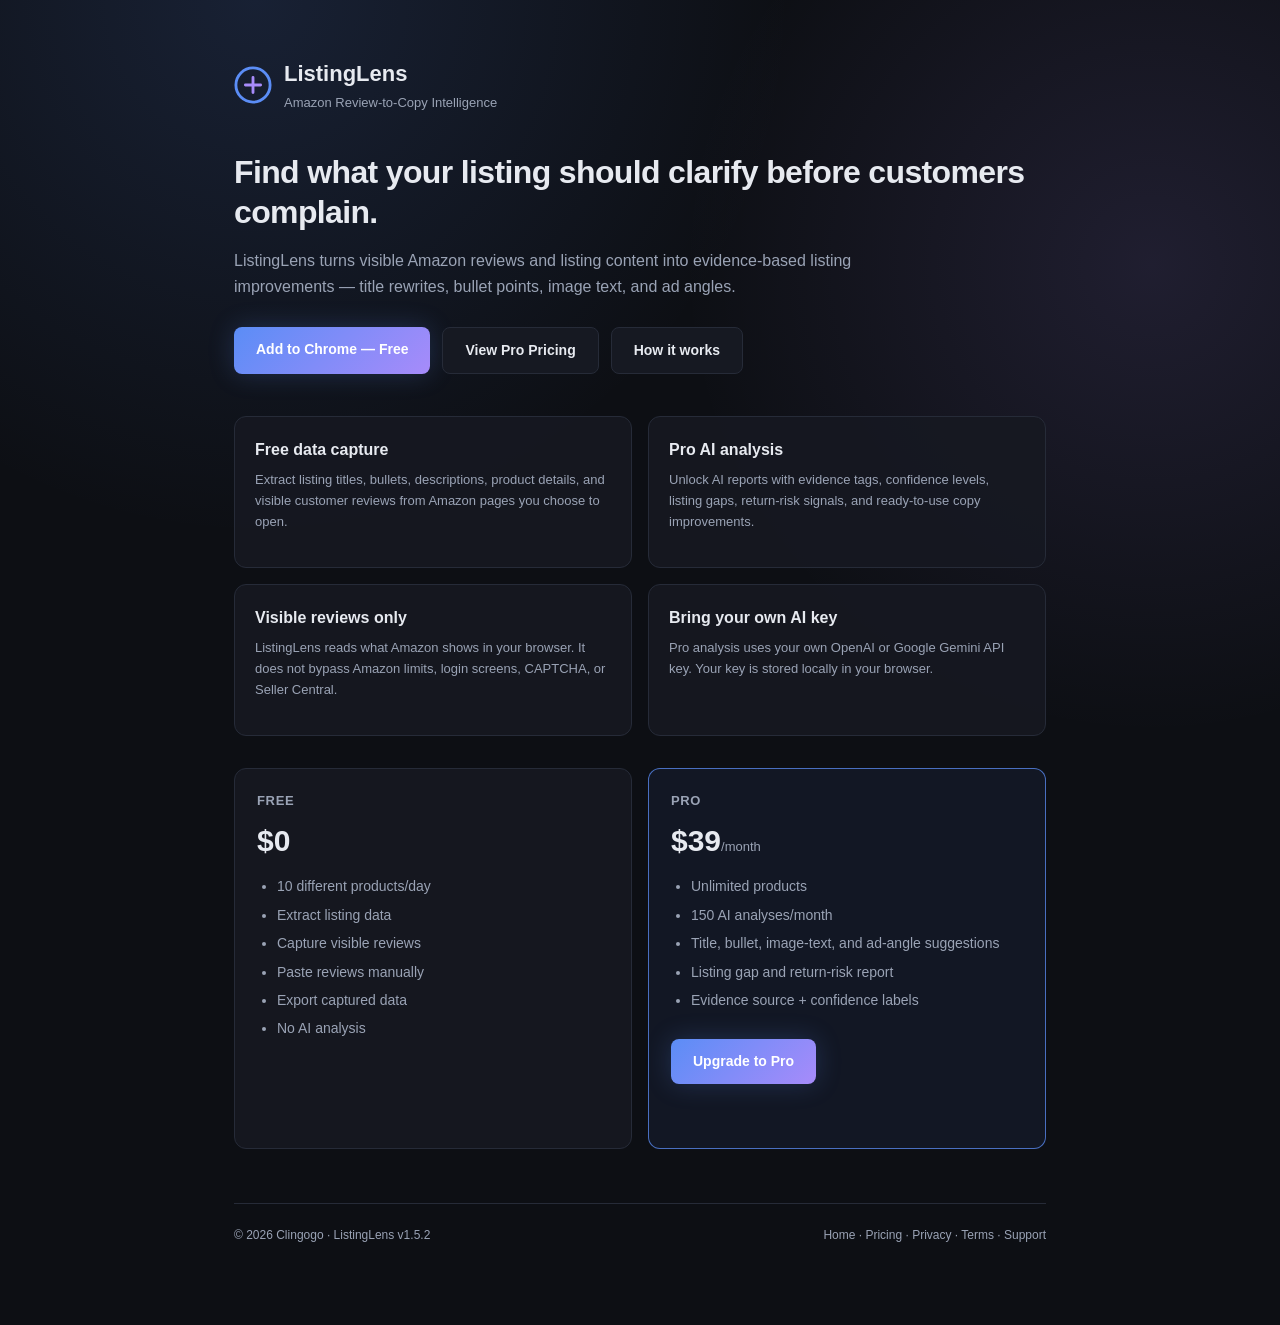
<file: index.html>
<!DOCTYPE html>
<html lang="en">
<head>
<meta charset="UTF-8">
<title>ListingLens — Amazon Review-to-Copy Intelligence</title>
<meta name="viewport" content="width=device-width, initial-scale=1.0">
<meta name="description" content="ListingLens — Amazon Review-to-Copy Intelligence">
<style>
  :root { --bg:#0d0f14; --card:#161922; --border:#262b38; --text:#e7eaf0; --muted:#9aa3b5; --primary:#5b8df6; --secondary:#a78bfa; --success:#34d399; --warning:#f59e0b; }
  * { box-sizing:border-box; }
  body { margin:0; background:radial-gradient(circle at 20% 0%, rgba(91,141,246,.14), transparent 32%), radial-gradient(circle at 90% 20%, rgba(167,139,250,.12), transparent 30%), var(--bg); color:var(--text); font-family:-apple-system,BlinkMacSystemFont,"Segoe UI",Roboto,sans-serif; line-height:1.6; }
  .wrap { max-width:860px; margin:0 auto; padding:56px 24px 80px; }
  header { display:flex; align-items:center; gap:12px; margin-bottom:38px; }
  .logo { width:38px; height:38px; flex:0 0 auto; }
  h1 { font-size:22px; margin:0; }
  .tagline { color:var(--muted); font-size:13px; margin:2px 0 0; }
  h2 { font-size:32px; line-height:1.25; margin:0 0 16px; letter-spacing:-.02em; }
  h3 { font-size:16px; margin:0 0 8px; }
  p { color:var(--muted); font-size:15px; margin:0 0 14px; }
  .hero p { max-width:620px; font-size:16px; }
  .cta-row { display:flex; gap:12px; margin:28px 0 42px; flex-wrap:wrap; }
  .btn { display:inline-block; padding:11px 22px; border-radius:8px; font-size:14px; font-weight:700; text-decoration:none; cursor:pointer; border:0; }
  .btn-primary { background:linear-gradient(135deg,var(--primary),var(--secondary)); color:#fff; box-shadow:0 0 26px rgba(91,141,246,.22); }
  .btn-secondary { background:var(--card); color:var(--text); border:1px solid var(--border); }
  .grid { display:grid; grid-template-columns:1fr 1fr; gap:16px; margin:32px 0; }
  @media (max-width:680px){ .grid{grid-template-columns:1fr;} h2{font-size:28px;} .wrap{padding-top:40px;} }
  .card { background:rgba(22,25,34,.88); border:1px solid var(--border); border-radius:12px; padding:20px; }
  .card h3 { color:var(--text); }
  .card p, .card li { color:var(--muted); font-size:13px; }
  ul, ol { margin:10px 0 0; padding-left:20px; }
  li { margin:6px 0; color:var(--muted); font-size:14px; }
  .plans { display:grid; grid-template-columns:1fr 1fr; gap:16px; margin:28px 0; }
  @media (max-width:680px){ .plans{grid-template-columns:1fr;} }
  .plan { border:1px solid var(--border); border-radius:12px; padding:22px; background:rgba(22,25,34,.88); }
  .plan.pro { border-color:rgba(91,141,246,.75); background:rgba(91,141,246,.07); }
  .plan-name { font-size:13px; font-weight:800; color:var(--muted); text-transform:uppercase; letter-spacing:.05em; }
  .plan-price { font-size:30px; font-weight:800; margin:6px 0 10px; }
  .plan-price span { font-size:13px; color:var(--muted); font-weight:500; }
  .notice { background:rgba(91,141,246,.09); border:1px solid rgba(91,141,246,.28); color:var(--muted); padding:14px 16px; border-radius:10px; margin:18px 0; font-size:13px; }
  code { background:rgba(91,141,246,.14); color:#bcd0ff; padding:2px 6px; border-radius:5px; font-size:12px; }
  footer { margin-top:54px; padding-top:22px; border-top:1px solid var(--border); display:flex; justify-content:space-between; flex-wrap:wrap; gap:12px; font-size:12px; color:var(--muted); }
  footer a, .text-link { color:var(--muted); text-decoration:none; }
  footer a:hover, .text-link:hover { color:var(--text); }

</style>
</head>
<body>
<div class="wrap">
  <header>
    <svg class="logo" viewBox="0 0 20 20" fill="none" aria-hidden="true"><circle cx="10" cy="10" r="9" stroke="#5b8df6" stroke-width="1.5"/><path d="M6 10h8M10 6v8" stroke="#a78bfa" stroke-width="1.5" stroke-linecap="round"/></svg>
    <div>
      <h1>ListingLens</h1>
      <p class="tagline">Amazon Review-to-Copy Intelligence</p>
    </div>
  </header>

  <main class="hero">
    <h2>Find what your listing should clarify before customers complain.</h2>
    <p>ListingLens turns visible Amazon reviews and listing content into evidence-based listing improvements — title rewrites, bullet points, image text, and ad angles.</p>
    <div class="cta-row">
      <a class="btn btn-primary" href="https://chromewebstore.google.com/detail/listinglens/dlianhmjeflhoeahmfibdkhbnhjghdfj?utm_source=item-share-cb" target="_blank" rel="noopener">Add to Chrome — Free</a>
      <a class="btn btn-secondary" href="pricing.html">View Pro Pricing</a>
      <a class="btn btn-secondary" href="support.html">How it works</a>
    </div>
  </main>

  <section class="grid">
    <div class="card"><h3>Free data capture</h3><p>Extract listing titles, bullets, descriptions, product details, and visible customer reviews from Amazon pages you choose to open.</p></div>
    <div class="card"><h3>Pro AI analysis</h3><p>Unlock AI reports with evidence tags, confidence levels, listing gaps, return-risk signals, and ready-to-use copy improvements.</p></div>
    <div class="card"><h3>Visible reviews only</h3><p>ListingLens reads what Amazon shows in your browser. It does not bypass Amazon limits, login screens, CAPTCHA, or Seller Central.</p></div>
    <div class="card"><h3>Bring your own AI key</h3><p>Pro analysis uses your own OpenAI or Google Gemini API key. Your key is stored locally in your browser.</p></div>
  </section>

  <section class="plans" id="pricing">
    <div class="plan">
      <div class="plan-name">Free</div><div class="plan-price">$0</div>
      <ul><li>10 different products/day</li><li>Extract listing data</li><li>Capture visible reviews</li><li>Paste reviews manually</li><li>Export captured data</li><li>No AI analysis</li></ul>
    </div>
    <div class="plan pro">
      <div class="plan-name">Pro</div><div class="plan-price">$39<span>/month</span></div>
      <ul><li>Unlimited products</li><li>150 AI analyses/month</li><li>Title, bullet, image-text, and ad-angle suggestions</li><li>Listing gap and return-risk report</li><li>Evidence source + confidence labels</li></ul>
      <div class="cta-row"><a class="btn btn-primary" href="pricing.html">Upgrade to Pro</a></div>
    </div>
  </section>

  <footer>
    <span>© 2026 Clingogo · ListingLens v1.5.2</span>
    <span><a href="index.html">Home</a> · <a href="pricing.html">Pricing</a> · <a href="privacy.html">Privacy</a> · <a href="terms.html">Terms</a> · <a href="support.html">Support</a></span>
  </footer>
</div>
</body>
</html>
</file>
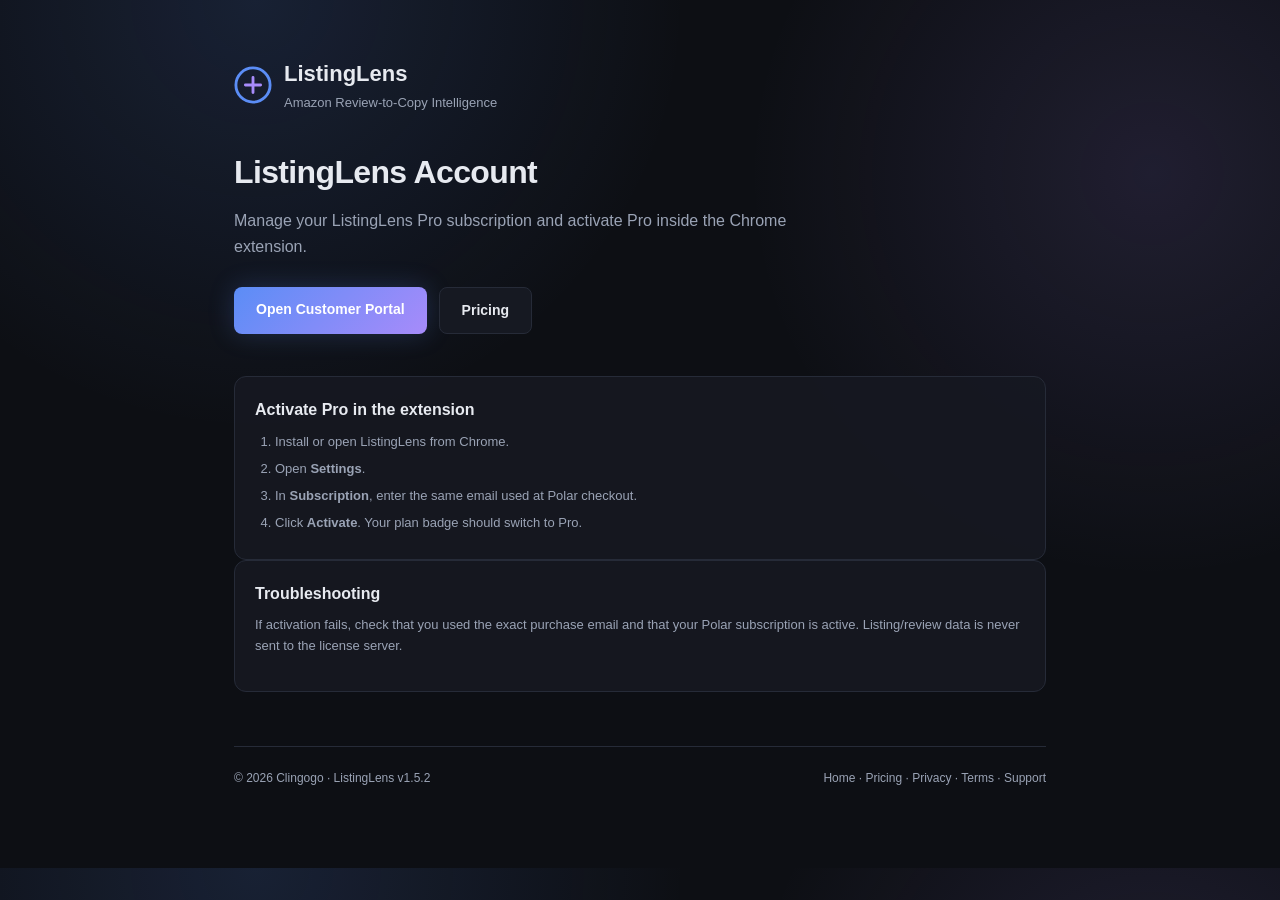
<file: account.html>
<!DOCTYPE html>
<html lang="en">
<head>
<meta charset="UTF-8">
<title>ListingLens — Account</title>
<meta name="viewport" content="width=device-width, initial-scale=1.0">
<meta name="description" content="ListingLens — Amazon Review-to-Copy Intelligence">
<style>
  :root { --bg:#0d0f14; --card:#161922; --border:#262b38; --text:#e7eaf0; --muted:#9aa3b5; --primary:#5b8df6; --secondary:#a78bfa; --success:#34d399; --warning:#f59e0b; }
  * { box-sizing:border-box; }
  body { margin:0; background:radial-gradient(circle at 20% 0%, rgba(91,141,246,.14), transparent 32%), radial-gradient(circle at 90% 20%, rgba(167,139,250,.12), transparent 30%), var(--bg); color:var(--text); font-family:-apple-system,BlinkMacSystemFont,"Segoe UI",Roboto,sans-serif; line-height:1.6; }
  .wrap { max-width:860px; margin:0 auto; padding:56px 24px 80px; }
  header { display:flex; align-items:center; gap:12px; margin-bottom:38px; }
  .logo { width:38px; height:38px; flex:0 0 auto; }
  h1 { font-size:22px; margin:0; }
  .tagline { color:var(--muted); font-size:13px; margin:2px 0 0; }
  h2 { font-size:32px; line-height:1.25; margin:0 0 16px; letter-spacing:-.02em; }
  h3 { font-size:16px; margin:0 0 8px; }
  p { color:var(--muted); font-size:15px; margin:0 0 14px; }
  .hero p { max-width:620px; font-size:16px; }
  .cta-row { display:flex; gap:12px; margin:28px 0 42px; flex-wrap:wrap; }
  .btn { display:inline-block; padding:11px 22px; border-radius:8px; font-size:14px; font-weight:700; text-decoration:none; cursor:pointer; border:0; }
  .btn-primary { background:linear-gradient(135deg,var(--primary),var(--secondary)); color:#fff; box-shadow:0 0 26px rgba(91,141,246,.22); }
  .btn-secondary { background:var(--card); color:var(--text); border:1px solid var(--border); }
  .grid { display:grid; grid-template-columns:1fr 1fr; gap:16px; margin:32px 0; }
  @media (max-width:680px){ .grid{grid-template-columns:1fr;} h2{font-size:28px;} .wrap{padding-top:40px;} }
  .card { background:rgba(22,25,34,.88); border:1px solid var(--border); border-radius:12px; padding:20px; }
  .card h3 { color:var(--text); }
  .card p, .card li { color:var(--muted); font-size:13px; }
  ul, ol { margin:10px 0 0; padding-left:20px; }
  li { margin:6px 0; color:var(--muted); font-size:14px; }
  .plans { display:grid; grid-template-columns:1fr 1fr; gap:16px; margin:28px 0; }
  @media (max-width:680px){ .plans{grid-template-columns:1fr;} }
  .plan { border:1px solid var(--border); border-radius:12px; padding:22px; background:rgba(22,25,34,.88); }
  .plan.pro { border-color:rgba(91,141,246,.75); background:rgba(91,141,246,.07); }
  .plan-name { font-size:13px; font-weight:800; color:var(--muted); text-transform:uppercase; letter-spacing:.05em; }
  .plan-price { font-size:30px; font-weight:800; margin:6px 0 10px; }
  .plan-price span { font-size:13px; color:var(--muted); font-weight:500; }
  .notice { background:rgba(91,141,246,.09); border:1px solid rgba(91,141,246,.28); color:var(--muted); padding:14px 16px; border-radius:10px; margin:18px 0; font-size:13px; }
  code { background:rgba(91,141,246,.14); color:#bcd0ff; padding:2px 6px; border-radius:5px; font-size:12px; }
  footer { margin-top:54px; padding-top:22px; border-top:1px solid var(--border); display:flex; justify-content:space-between; flex-wrap:wrap; gap:12px; font-size:12px; color:var(--muted); }
  footer a, .text-link { color:var(--muted); text-decoration:none; }
  footer a:hover, .text-link:hover { color:var(--text); }

</style>
</head>
<body>
<div class="wrap">
  <header>
    <svg class="logo" viewBox="0 0 20 20" fill="none" aria-hidden="true"><circle cx="10" cy="10" r="9" stroke="#5b8df6" stroke-width="1.5"/><path d="M6 10h8M10 6v8" stroke="#a78bfa" stroke-width="1.5" stroke-linecap="round"/></svg>
    <div>
      <h1>ListingLens</h1>
      <p class="tagline">Amazon Review-to-Copy Intelligence</p>
    </div>
  </header>

  <main class="hero">
    <h2>ListingLens Account</h2>
    <p>Manage your ListingLens Pro subscription and activate Pro inside the Chrome extension.</p>
    <div class="cta-row"><a class="btn btn-primary" href="https://polar.sh/clingogo/portal" target="_blank" rel="noopener">Open Customer Portal</a><a class="btn btn-secondary" href="pricing.html">Pricing</a></div>
  </main>
  <section class="card">
    <h3>Activate Pro in the extension</h3>
    <ol><li>Install or open ListingLens from Chrome.</li><li>Open <strong>Settings</strong>.</li><li>In <strong>Subscription</strong>, enter the same email used at Polar checkout.</li><li>Click <strong>Activate</strong>. Your plan badge should switch to Pro.</li></ol>
  </section>
  <section class="card">
    <h3>Troubleshooting</h3>
    <p>If activation fails, check that you used the exact purchase email and that your Polar subscription is active. Listing/review data is never sent to the license server.</p>
  </section>

  <footer>
    <span>© 2026 Clingogo · ListingLens v1.5.2</span>
    <span><a href="index.html">Home</a> · <a href="pricing.html">Pricing</a> · <a href="privacy.html">Privacy</a> · <a href="terms.html">Terms</a> · <a href="support.html">Support</a></span>
  </footer>
</div>
</body>
</html>
</file>
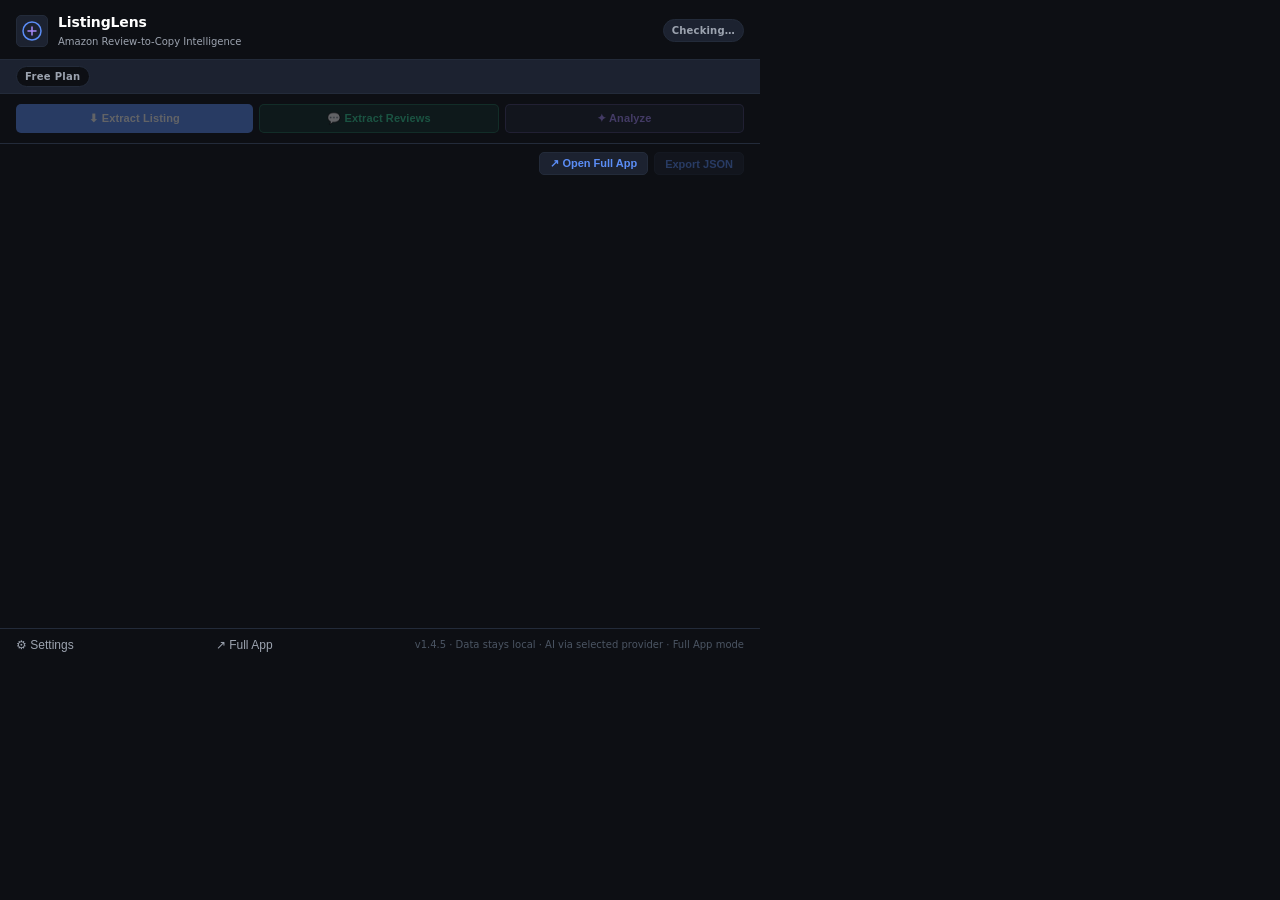
<file: app.html>
<!DOCTYPE html>
<html lang="en">
<head>
  <meta charset="UTF-8"/>
  <meta name="viewport" content="width=device-width,initial-scale=1.0"/>
  <title>ListingLens Full App</title>
  <link rel="stylesheet" href="popup.css"/>
</head>
<body class="full-app">

  <header class="header">
    <div class="header-brand">
      <div class="logo-icon">
        <svg width="20" height="20" viewBox="0 0 20 20" fill="none">
          <circle cx="10" cy="10" r="9" stroke="#5b8df6" stroke-width="1.5"/>
          <path d="M6 10h8M10 6v8" stroke="#a78bfa" stroke-width="1.5" stroke-linecap="round"/>
        </svg>
      </div>
      <div>
        <div class="brand-name">ListingLens</div>
        <div class="brand-sub">Amazon Review-to-Copy Intelligence</div>
      </div>
    </div>
    <div id="page-status" class="status-badge status-neutral">Checking…</div>
  </header>

  <!-- Plan badge -->
  <div id="plan-bar" class="plan-bar">
    <span id="plan-badge" class="plan-badge plan-free">Free Plan</span>
    <span id="plan-usage" class="plan-usage"></span>
    <button id="btn-upgrade" class="plan-upgrade-btn hidden">Upgrade to Pro</button>
  </div>

  <!-- Upgrade banner (shown when a limit is hit) -->
  <div id="upgrade-banner" class="upgrade-banner hidden">
    <div class="upgrade-banner-text">
      <strong>ListingLens Pro — $39/month</strong>
      <span>Unlimited products + 150 AI reports/month with your own OpenAI/Gemini key.</span>
    </div>
    <button id="btn-upgrade-banner" class="btn btn-primary upgrade-banner-btn">Upgrade</button>
  </div>

  <!-- Primary actions -->
  <div class="action-bar">
    <button id="btn-extract"        class="btn btn-primary"   disabled>⬇ Extract Listing</button>
    <button id="btn-extract-reviews" class="btn btn-reviews"  disabled>💬 Extract Reviews</button>
    <button id="btn-analyze"        class="btn btn-secondary" disabled>✦ Analyze</button>
  </div>

  <div id="error-banner" class="error-banner hidden"></div>
  <div id="info-banner"  class="info-banner  hidden"></div>

  <div id="cache-notice" class="cache-notice hidden">
    <span id="cache-msg"></span>
    <div class="cache-buttons">
      <button id="btn-load-cache"   class="btn-xs btn-xs-primary">Load</button>
      <button id="btn-ignore-cache" class="btn-xs btn-xs-ghost">Ignore</button>
    </div>
  </div>

  <div id="tabs" class="tabs hidden">
    <button class="tab active" data-tab="listing">Listing</button>
    <button class="tab"        data-tab="reviews">Reviews</button>
    <button class="tab"        data-tab="report">AI Report</button>
  </div>

  <!-- ── Tab: Listing ── -->
  <div id="tab-listing" class="tab-panel">
    <div class="panel-actions">
      <button id="btn-open-review-page" class="btn-small hidden">↗ Open Review Page</button>
      <button id="btn-open-full-app" class="btn-small">↗ Open Full App</button>
      <button id="btn-export-json"      class="btn-small" disabled>Export JSON</button>
    </div>
    <div id="listing-content" class="listing-grid"></div>
  </div>

  <!-- ── Tab: Reviews ── -->
  <div id="tab-reviews" class="tab-panel hidden">

    <div class="manual-guide">
      <strong>Manual Assisted Review Collection</strong>
      <ol>
        <li>Open the Amazon review page.</li>
        <li>Manually click <strong>“Show 10 more reviews”</strong> until enough reviews are visible.</li>
        <li>Click <strong>Capture Visible Reviews</strong> to save all reviews currently visible.</li>
        <li>Repeat anytime to add more visible reviews.</li>
      </ol>
      <div class="guide-note">ListingLens only reads reviews Amazon shows in your browser. It does not bypass Amazon limits.</div>
    </div>

    <!-- Data quality indicator -->
    <div id="data-quality-bar" class="dq-bar hidden">
      <div class="dq-row">
        <span class="dq-item"><span class="dq-dot" id="dq-listing-dot">○</span> Listing: <span id="dq-listing">—</span></span>
        <span class="dq-item"><span class="dq-dot" id="dq-reviews-dot">○</span> Visible: <span id="dq-reviews">0</span></span>
        <span class="dq-item"><span class="dq-dot" id="dq-paste-dot">○</span> Pasted: <span id="dq-paste">0</span></span>
        <span class="dq-item"><span id="dq-strength-badge" class="dq-strength">No data</span></span>
      </div>
      <div id="dq-limited-notice" class="dq-limited hidden">
        ℹ Amazon is showing a limited review selection. ListingLens can still analyze visible reviews.
      </div>
    </div>

    <div class="panel-actions">
      <button id="btn-export-csv"   class="btn-small" disabled>Export CSV</button>
      <button id="btn-clear-reviews" class="btn-small btn-small-danger" disabled>Clear</button>
    </div>

    <div id="review-summary" class="review-summary hidden"></div>
    <div id="review-list"    class="review-list"></div>

    <!-- Manual Paste Reviews -->
    <details id="paste-section" class="paste-section">
      <summary class="paste-summary">✏ Paste Reviews Manually</summary>
      <div class="paste-body">
        <div class="paste-hint">Paste review text from Amazon or any source. One review per block. Extract a listing first so pasted reviews attach to the correct ASIN.</div>
        <textarea id="paste-input" class="paste-textarea" placeholder="Paste review text here…&#10;&#10;Example:&#10;★★★★★ Great product!&#10;Love how easy it is to apply. Sticks well on car windows.&#10;&#10;★★★☆☆ A bit small&#10;Looks nice but smaller than the photo suggests."></textarea>
        <button id="btn-add-pasted" class="btn btn-primary btn-add-pasted">Add Pasted Reviews</button>
      </div>
    </details>

    <!-- Advanced / Experimental (collapsed) -->
    <details id="advanced-section" class="advanced-section">
      <summary class="advanced-summary">⚙ Advanced — Auto Collect (Experimental)</summary>
      <div class="advanced-body">
        <div class="advanced-warning">
          ⚠ Auto Collect is best-effort. Amazon may limit review access, require sign-in, show CAPTCHA, or show only a limited selection. Use a separate buyer-only browser profile. Do not use your Seller Central profile.
        </div>
        <label class="adv-checkbox-label">
          <input type="checkbox" id="adv-understand"/>
          I understand this is best-effort and may not collect all reviews.
        </label>
        <div id="adv-controls" class="adv-controls disabled-overlay">
          <div class="adv-row">
            <label class="col-label">Delay</label>
            <select id="adv-delay" class="col-select">
              <option value="7" selected>7 sec</option>
              <option value="10">10 sec</option>
              <option value="15">15 sec</option>
            </select>
            <label class="col-label">Max clicks</label>
            <input id="adv-max-clicks" type="number" class="col-input" value="5" min="1" max="30"/>
          </div>
          <button id="btn-start-collect" class="btn btn-collect" disabled>▶ Start Auto Collect</button>
          <button id="btn-stop-collect"  class="btn btn-stop hidden">■ Stop</button>
          <div id="adv-status" class="adv-status hidden"></div>
        </div>
      </div>
    </details>
  </div>

  <!-- ── Tab: AI Report ── -->
  <div id="tab-report" class="tab-panel hidden">
    <div class="panel-actions">
      <button id="btn-copy-report" class="btn-small" disabled>Copy Report</button>
      <button id="btn-export-md"   class="btn-small" disabled>Export MD</button>
    </div>
    <!-- Category selector -->
    <div class="category-row">
      <label class="cat-label">Product category:</label>
      <select id="category-select" class="cat-select">
        <option value="auto">Auto-detect</option>
        <option value="custom_pod">Custom / POD / Gift</option>
        <option value="beauty">Beauty / Personal Care</option>
        <option value="supplement">Supplement / Health</option>
        <option value="electronics">Electronics / Accessories</option>
        <option value="home_kitchen">Home / Kitchen</option>
        <option value="pet">Pet</option>
        <option value="baby">Baby / Kids</option>
        <option value="apparel">Apparel / Fashion</option>
        <option value="tools">Tools / Outdoor</option>
        <option value="generic">Generic Product</option>
      </select>
    </div>
    <div id="report-content" class="report-body"></div>
  </div>

  <div id="loading" class="loading hidden">
    <div class="spinner"></div>
    <div id="loading-msg" class="loading-text">Working…</div>
  </div>

  <footer class="footer">
    <button id="btn-settings" class="btn-link">⚙ Settings</button>
    <button id="btn-open-full-app-footer" class="btn-link">↗ Full App</button>
    <span class="footer-note">v1.4.5 · Data stays local · AI via selected provider</span>
  </footer>

  <script src="subscription.js"></script>
  <script src="popup.js"></script>
</body>
</html>
</file>
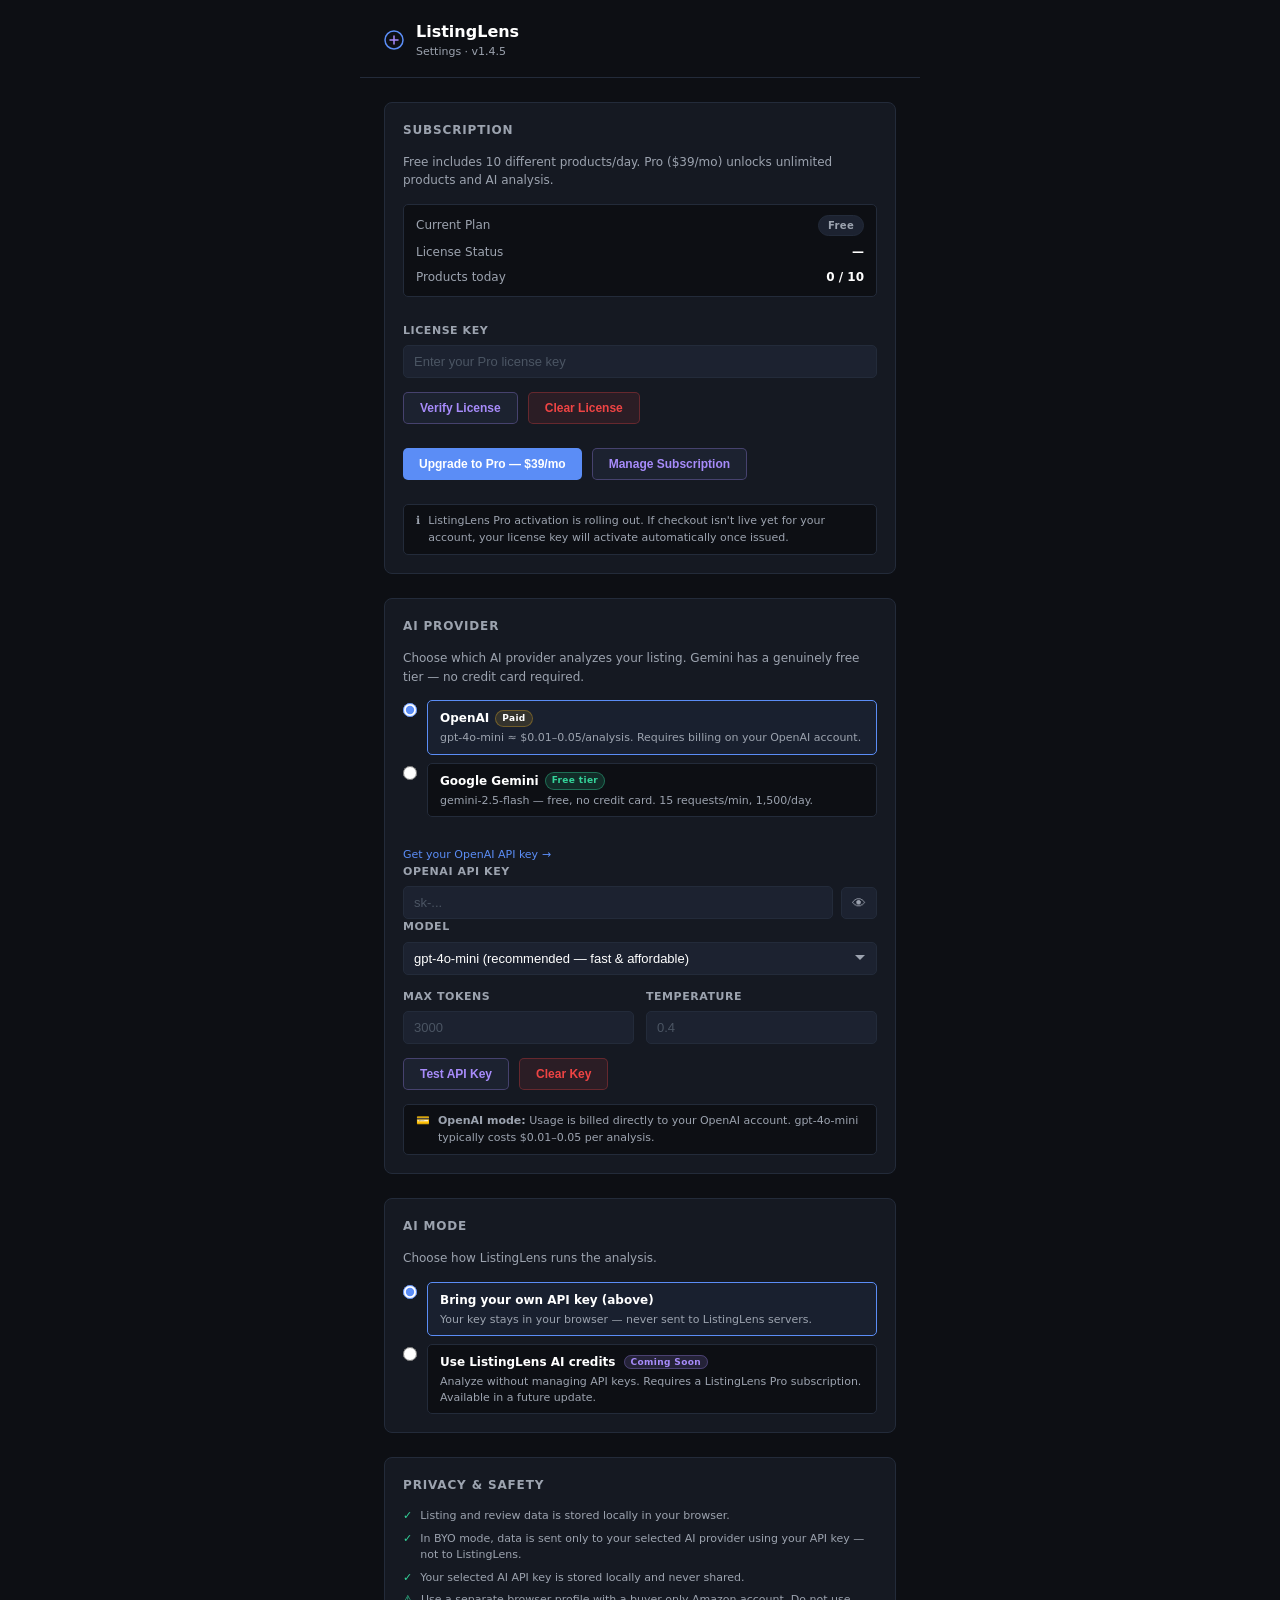
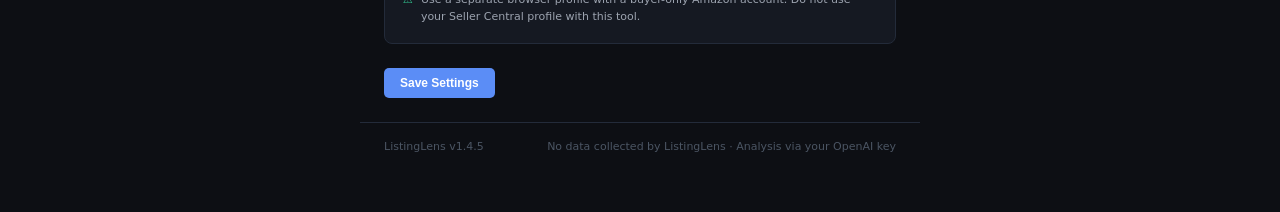
<file: options.html>
<!DOCTYPE html>
<html lang="en">
<head>
  <meta charset="UTF-8"/>
  <meta name="viewport" content="width=device-width,initial-scale=1.0"/>
  <title>ListingLens — Settings</title>
  <link rel="stylesheet" href="options.css"/>
</head>
<body>
<div class="page">

  <header class="header">
    <div class="header-brand">
      <svg width="20" height="20" viewBox="0 0 20 20" fill="none">
        <circle cx="10" cy="10" r="9" stroke="#5b8df6" stroke-width="1.5"/>
        <path d="M6 10h8M10 6v8" stroke="#a78bfa" stroke-width="1.5" stroke-linecap="round"/>
      </svg>
      <div><div class="brand-name">ListingLens</div><div class="brand-sub">Settings · v1.4.5</div></div>
    </div>
  </header>

  <main class="main">

    <!-- ── Subscription ── -->
    <section class="section" id="section-subscription">
      <div class="section-title">Subscription</div>
      <div class="section-desc">Free includes 10 different products/day. Pro ($39/mo) unlocks unlimited products and AI analysis.</div>

      <div class="sub-status-card">
        <div class="sub-status-row">
          <span class="sub-label">Current Plan</span>
          <span id="sub-plan" class="sub-plan-badge sub-plan-free">Free</span>
        </div>
        <div class="sub-status-row">
          <span class="sub-label">License Status</span>
          <span id="sub-license-status" class="sub-value">—</span>
        </div>
        <div class="sub-status-row" id="sub-asin-row">
          <span class="sub-label">Products today</span>
          <span id="sub-asin-usage" class="sub-value">0 / 10</span>
        </div>
        <div class="sub-status-row hidden" id="sub-reports-row">
          <span class="sub-label">AI reports this month</span>
          <span id="sub-reports-usage" class="sub-value">0 / 150</span>
        </div>
      </div>

      <div class="field">
        <label class="label" for="licenseKey">License Key</label>
        <div class="input-row">
          <input type="text" id="licenseKey" class="input" placeholder="Enter your Pro license key" autocomplete="off" spellcheck="false"/>
        </div>
      </div>
      <div class="btn-row">
        <button id="btn-verify-license" class="btn btn-secondary">Verify License</button>
        <button id="btn-clear-license" class="btn btn-danger">Clear License</button>
      </div>
      <div id="license-result" class="feedback hidden"></div>

      <div class="btn-row" style="margin-top:10px;">
        <button id="btn-upgrade-pro" class="btn btn-primary">Upgrade to Pro — $39/mo</button>
        <button id="btn-manage-sub" class="btn btn-secondary">Manage Subscription</button>
      </div>

      <div class="usage-note" style="margin-top:10px;">
        <span class="usage-icon">ℹ</span>
        <span>ListingLens Pro activation is rolling out. If checkout isn't live yet for your account, your license key will activate automatically once issued.</span>
      </div>
    </section>

    <!-- ── BYO API Key ── -->
    <section class="section" id="section-byo">
      <div class="section-title">AI Provider</div>
      <div class="section-desc">Choose which AI provider analyzes your listing. Gemini has a genuinely free tier — no credit card required.</div>

      <div class="provider-options">
        <label class="provider-option">
          <input type="radio" name="provider" id="provider-openai" value="openai" checked/>
          <div class="provider-card">
            <div class="provider-name">OpenAI <span class="provider-tag tag-paid">Paid</span></div>
            <div class="provider-desc">gpt-4o-mini ≈ $0.01–0.05/analysis. Requires billing on your OpenAI account.</div>
          </div>
        </label>
        <label class="provider-option">
          <input type="radio" name="provider" id="provider-gemini" value="gemini"/>
          <div class="provider-card">
            <div class="provider-name">Google Gemini <span class="provider-tag tag-free">Free tier</span></div>
            <div class="provider-desc">gemini-2.5-flash — free, no credit card. 15 requests/min, 1,500/day.</div>
          </div>
        </label>
      </div>

      <!-- OpenAI fields -->
      <div id="openai-fields">
        <div class="section-desc" style="margin-top:10px;">
          <a href="https://platform.openai.com/api-keys" target="_blank" class="link">Get your OpenAI API key →</a>
        </div>
        <div class="field">
          <label class="label" for="apiKey">OpenAI API Key</label>
          <div class="input-row">
            <input type="password" id="apiKey" class="input" placeholder="sk-..." autocomplete="off" spellcheck="false"/>
            <button id="btn-toggle-key" class="btn-icon-only" title="Show/hide">👁</button>
          </div>
          <div id="key-display" class="key-display hidden"></div>
        </div>
        <div class="field">
          <label class="label" for="model">Model</label>
          <select id="model" class="input select">
            <option value="gpt-4o-mini">gpt-4o-mini (recommended — fast &amp; affordable)</option>
            <option value="gpt-4o">gpt-4o (higher quality, higher cost)</option>
            <option value="gpt-4-turbo">gpt-4-turbo</option>
            <option value="gpt-3.5-turbo">gpt-3.5-turbo (lowest cost)</option>
          </select>
        </div>
      </div>

      <!-- Gemini fields -->
      <div id="gemini-fields" class="hidden">
        <div class="section-desc" style="margin-top:10px;">
          <a href="https://aistudio.google.com/apikey" target="_blank" class="link">Get your free Gemini API key →</a>
        </div>
        <div class="field">
          <label class="label" for="geminiApiKey">Gemini API Key</label>
          <div class="input-row">
            <input type="password" id="geminiApiKey" class="input" placeholder="AIza..." autocomplete="off" spellcheck="false"/>
            <button id="btn-toggle-gemini-key" class="btn-icon-only" title="Show/hide">👁</button>
          </div>
          <div id="gemini-key-display" class="key-display hidden"></div>
        </div>
        <div class="field">
          <label class="label" for="geminiModel">Model</label>
          <select id="geminiModel" class="input select">
            <option value="gemini-2.5-flash">gemini-2.5-flash (recommended — fast, free tier)</option>
            <option value="gemini-2.5-flash-lite">gemini-2.5-flash-lite (highest free rate limit)</option>
            <option value="gemini-2.5-pro">gemini-2.5-pro (higher quality, lower free quota)</option>
          </select>
        </div>
      </div>

      <div class="field-row">
        <div class="field">
          <label class="label" for="maxTokens">Max Tokens</label>
          <input type="number" id="maxTokens" class="input" min="1000" max="4096" placeholder="3000"/>
        </div>
        <div class="field">
          <label class="label" for="temperature">Temperature</label>
          <input type="number" id="temperature" class="input" min="0" max="1" step="0.05" placeholder="0.4"/>
        </div>
      </div>
      <div class="btn-row">
        <button id="btn-test" class="btn btn-secondary">Test API Key</button>
        <button id="btn-clear-key" class="btn btn-danger">Clear Key</button>
      </div>
      <div id="test-result" class="feedback hidden"></div>

      <div class="usage-note">
        <span class="usage-icon">💳</span>
        <span id="usage-note-text"><strong>OpenAI mode:</strong> Usage is billed directly to your OpenAI account. gpt-4o-mini typically costs $0.01–0.05 per analysis.</span>
      </div>
    </section>

    <!-- ── AI Mode (BYO vs Cloud) ── -->
    <section class="section">
      <div class="section-title">AI Mode</div>
      <div class="section-desc">Choose how ListingLens runs the analysis.</div>

      <div class="ai-mode-options">
        <label class="ai-mode-option">
          <input type="radio" name="aiMode" id="mode-byo" value="byo" checked/>
          <div class="ai-mode-card">
            <div class="ai-mode-name">Bring your own API key (above)</div>
            <div class="ai-mode-desc">Your key stays in your browser — never sent to ListingLens servers.</div>
          </div>
        </label>
        <label class="ai-mode-option">
          <input type="radio" name="aiMode" id="mode-cloud" value="cloud"/>
          <div class="ai-mode-card">
            <div class="ai-mode-name">Use ListingLens AI credits <span class="coming-soon">Coming Soon</span></div>
            <div class="ai-mode-desc">Analyze without managing API keys. Requires a ListingLens Pro subscription. Available in a future update.</div>
          </div>
        </label>
      </div>
    </section>

    <!-- ── Cloud AI (placeholder) ── -->
    <section class="section hidden" id="section-cloud">
      <div class="section-title">ListingLens Cloud AI <span class="coming-soon">Coming Soon</span></div>
      <div class="section-desc">
        Analyze without managing API keys. Connect with a ListingLens Pro subscription and your analysis quota is included.
      </div>
      <div class="cloud-placeholder">
        <div class="cloud-placeholder-icon">🚀</div>
        <div>ListingLens Cloud AI is in development. <br/>For now, use your own OpenAI API key.</div>
      </div>
    </section>

    <!-- ── Privacy ── -->
    <section class="section">
      <div class="section-title">Privacy & Safety</div>
      <div class="privacy-list">
        <div class="privacy-item"><span class="pi-icon">✓</span><span>Listing and review data is stored locally in your browser.</span></div>
        <div class="privacy-item"><span class="pi-icon">✓</span><span>In BYO mode, data is sent only to your selected AI provider using your API key — not to ListingLens.</span></div>
        <div class="privacy-item"><span class="pi-icon">✓</span><span>Your selected AI API key is stored locally and never shared.</span></div>
        <div class="privacy-item"><span class="pi-icon">⚠</span><span>Use a separate browser profile with a buyer-only Amazon account. Do not use your Seller Central profile with this tool.</span></div>
      </div>
    </section>

    <!-- Save -->
    <div class="save-bar">
      <button id="btn-save" class="btn btn-primary">Save Settings</button>
      <div id="save-status" class="save-status hidden">Saved ✓</div>
    </div>

  </main>

  <footer class="footer">
    <span>ListingLens v1.4.5</span>
    <span>No data collected by ListingLens · Analysis via your OpenAI key</span>
  </footer>
</div>
<script src="subscription.js"></script>
<script src="options.js"></script>
</body>
</html>
</file>
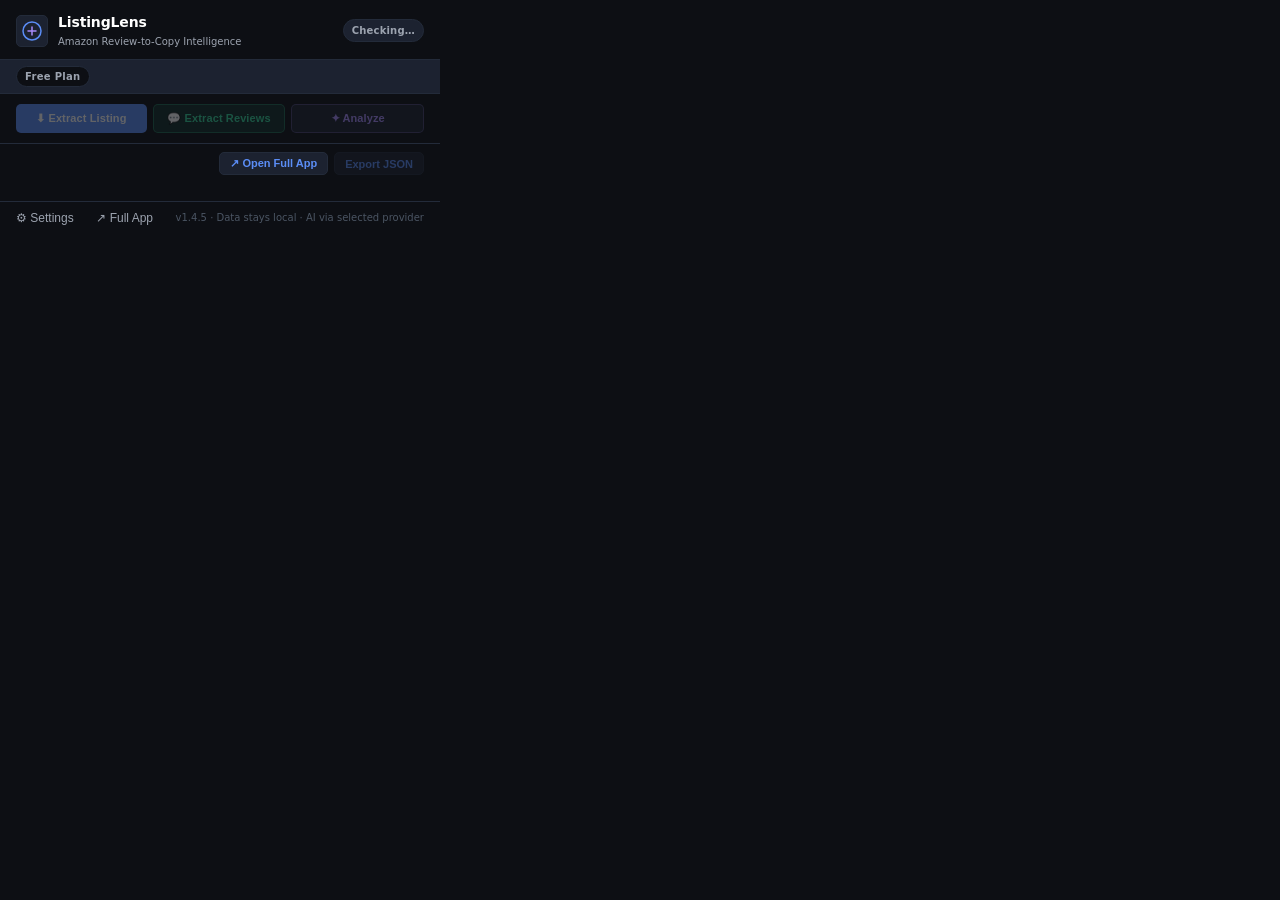
<file: popup.html>
<!DOCTYPE html>
<html lang="en">
<head>
  <meta charset="UTF-8"/>
  <meta name="viewport" content="width=device-width,initial-scale=1.0"/>
  <title>ListingLens</title>
  <link rel="stylesheet" href="popup.css"/>
</head>
<body>

  <header class="header">
    <div class="header-brand">
      <div class="logo-icon">
        <svg width="20" height="20" viewBox="0 0 20 20" fill="none">
          <circle cx="10" cy="10" r="9" stroke="#5b8df6" stroke-width="1.5"/>
          <path d="M6 10h8M10 6v8" stroke="#a78bfa" stroke-width="1.5" stroke-linecap="round"/>
        </svg>
      </div>
      <div>
        <div class="brand-name">ListingLens</div>
        <div class="brand-sub">Amazon Review-to-Copy Intelligence</div>
      </div>
    </div>
    <div id="page-status" class="status-badge status-neutral">Checking…</div>
  </header>

  <!-- Plan badge -->
  <div id="plan-bar" class="plan-bar">
    <span id="plan-badge" class="plan-badge plan-free">Free Plan</span>
    <span id="plan-usage" class="plan-usage"></span>
    <button id="btn-upgrade" class="plan-upgrade-btn hidden">Upgrade to Pro</button>
  </div>

  <!-- Upgrade banner (shown when a limit is hit) -->
  <div id="upgrade-banner" class="upgrade-banner hidden">
    <div class="upgrade-banner-text">
      <strong>ListingLens Pro — $39/month</strong>
      <span>Unlimited products + 150 AI reports/month with your own OpenAI/Gemini key.</span>
    </div>
    <button id="btn-upgrade-banner" class="btn btn-primary upgrade-banner-btn">Upgrade</button>
  </div>

  <!-- Primary actions -->
  <div class="action-bar">
    <button id="btn-extract"        class="btn btn-primary"   disabled>⬇ Extract Listing</button>
    <button id="btn-extract-reviews" class="btn btn-reviews"  disabled>💬 Extract Reviews</button>
    <button id="btn-analyze"        class="btn btn-secondary" disabled>✦ Analyze</button>
  </div>

  <div id="error-banner" class="error-banner hidden"></div>
  <div id="info-banner"  class="info-banner  hidden"></div>

  <div id="cache-notice" class="cache-notice hidden">
    <span id="cache-msg"></span>
    <div class="cache-buttons">
      <button id="btn-load-cache"   class="btn-xs btn-xs-primary">Load</button>
      <button id="btn-ignore-cache" class="btn-xs btn-xs-ghost">Ignore</button>
    </div>
  </div>

  <div id="tabs" class="tabs hidden">
    <button class="tab active" data-tab="listing">Listing</button>
    <button class="tab"        data-tab="reviews">Reviews</button>
    <button class="tab"        data-tab="report">AI Report</button>
  </div>

  <!-- ── Tab: Listing ── -->
  <div id="tab-listing" class="tab-panel">
    <div class="panel-actions">
      <button id="btn-open-review-page" class="btn-small hidden">↗ Open Review Page</button>
      <button id="btn-open-full-app" class="btn-small">↗ Open Full App</button>
      <button id="btn-export-json"      class="btn-small" disabled>Export JSON</button>
    </div>
    <div id="listing-content" class="listing-grid"></div>
  </div>

  <!-- ── Tab: Reviews ── -->
  <div id="tab-reviews" class="tab-panel hidden">

    <div class="manual-guide">
      <strong>Manual Assisted Review Collection</strong>
      <ol>
        <li>Open the Amazon review page.</li>
        <li>Manually click <strong>“Show 10 more reviews”</strong> until enough reviews are visible.</li>
        <li>Click <strong>Capture Visible Reviews</strong> to save all reviews currently visible.</li>
        <li>Repeat anytime to add more visible reviews.</li>
      </ol>
      <div class="guide-note">ListingLens only reads reviews Amazon shows in your browser. It does not bypass Amazon limits.</div>
    </div>

    <!-- Data quality indicator -->
    <div id="data-quality-bar" class="dq-bar hidden">
      <div class="dq-row">
        <span class="dq-item"><span class="dq-dot" id="dq-listing-dot">○</span> Listing: <span id="dq-listing">—</span></span>
        <span class="dq-item"><span class="dq-dot" id="dq-reviews-dot">○</span> Visible: <span id="dq-reviews">0</span></span>
        <span class="dq-item"><span class="dq-dot" id="dq-paste-dot">○</span> Pasted: <span id="dq-paste">0</span></span>
        <span class="dq-item"><span id="dq-strength-badge" class="dq-strength">No data</span></span>
      </div>
      <div id="dq-limited-notice" class="dq-limited hidden">
        ℹ Amazon is showing a limited review selection. ListingLens can still analyze visible reviews.
      </div>
    </div>

    <div class="panel-actions">
      <button id="btn-export-csv"   class="btn-small" disabled>Export CSV</button>
      <button id="btn-clear-reviews" class="btn-small btn-small-danger" disabled>Clear</button>
    </div>

    <div id="review-summary" class="review-summary hidden"></div>
    <div id="review-list"    class="review-list"></div>

    <!-- Manual Paste Reviews -->
    <details id="paste-section" class="paste-section">
      <summary class="paste-summary">✏ Paste Reviews Manually</summary>
      <div class="paste-body">
        <div class="paste-hint">Paste review text from Amazon or any source. One review per block. Extract a listing first so pasted reviews attach to the correct ASIN.</div>
        <textarea id="paste-input" class="paste-textarea" placeholder="Paste review text here…&#10;&#10;Example:&#10;★★★★★ Great product!&#10;Love how easy it is to apply. Sticks well on car windows.&#10;&#10;★★★☆☆ A bit small&#10;Looks nice but smaller than the photo suggests."></textarea>
        <button id="btn-add-pasted" class="btn btn-primary btn-add-pasted">Add Pasted Reviews</button>
      </div>
    </details>

    <!-- Advanced / Experimental (collapsed) -->
    <details id="advanced-section" class="advanced-section">
      <summary class="advanced-summary">⚙ Advanced — Auto Collect (Experimental)</summary>
      <div class="advanced-body">
        <div class="advanced-warning">
          ⚠ Auto Collect is best-effort. Amazon may limit review access, require sign-in, show CAPTCHA, or show only a limited selection. Use a separate buyer-only browser profile. Do not use your Seller Central profile.
        </div>
        <label class="adv-checkbox-label">
          <input type="checkbox" id="adv-understand"/>
          I understand this is best-effort and may not collect all reviews.
        </label>
        <div id="adv-controls" class="adv-controls disabled-overlay">
          <div class="adv-row">
            <label class="col-label">Delay</label>
            <select id="adv-delay" class="col-select">
              <option value="7" selected>7 sec</option>
              <option value="10">10 sec</option>
              <option value="15">15 sec</option>
            </select>
            <label class="col-label">Max clicks</label>
            <input id="adv-max-clicks" type="number" class="col-input" value="5" min="1" max="30"/>
          </div>
          <button id="btn-start-collect" class="btn btn-collect" disabled>▶ Start Auto Collect</button>
          <button id="btn-stop-collect"  class="btn btn-stop hidden">■ Stop</button>
          <div id="adv-status" class="adv-status hidden"></div>
        </div>
      </div>
    </details>
  </div>

  <!-- ── Tab: AI Report ── -->
  <div id="tab-report" class="tab-panel hidden">
    <div class="panel-actions">
      <button id="btn-copy-report" class="btn-small" disabled>Copy Report</button>
      <button id="btn-export-md"   class="btn-small" disabled>Export MD</button>
    </div>
    <!-- Category selector -->
    <div class="category-row">
      <label class="cat-label">Product category:</label>
      <select id="category-select" class="cat-select">
        <option value="auto">Auto-detect</option>
        <option value="custom_pod">Custom / POD / Gift</option>
        <option value="beauty">Beauty / Personal Care</option>
        <option value="supplement">Supplement / Health</option>
        <option value="electronics">Electronics / Accessories</option>
        <option value="home_kitchen">Home / Kitchen</option>
        <option value="pet">Pet</option>
        <option value="baby">Baby / Kids</option>
        <option value="apparel">Apparel / Fashion</option>
        <option value="tools">Tools / Outdoor</option>
        <option value="generic">Generic Product</option>
      </select>
    </div>
    <div id="report-content" class="report-body"></div>
  </div>

  <div id="loading" class="loading hidden">
    <div class="spinner"></div>
    <div id="loading-msg" class="loading-text">Working…</div>
  </div>

  <footer class="footer">
    <button id="btn-settings" class="btn-link">⚙ Settings</button>
    <button id="btn-open-full-app-footer" class="btn-link">↗ Full App</button>
    <span class="footer-note">v1.4.5 · Data stays local · AI via selected provider</span>
  </footer>

  <script src="subscription.js"></script>
  <script src="popup.js"></script>
</body>
</html>
</file>
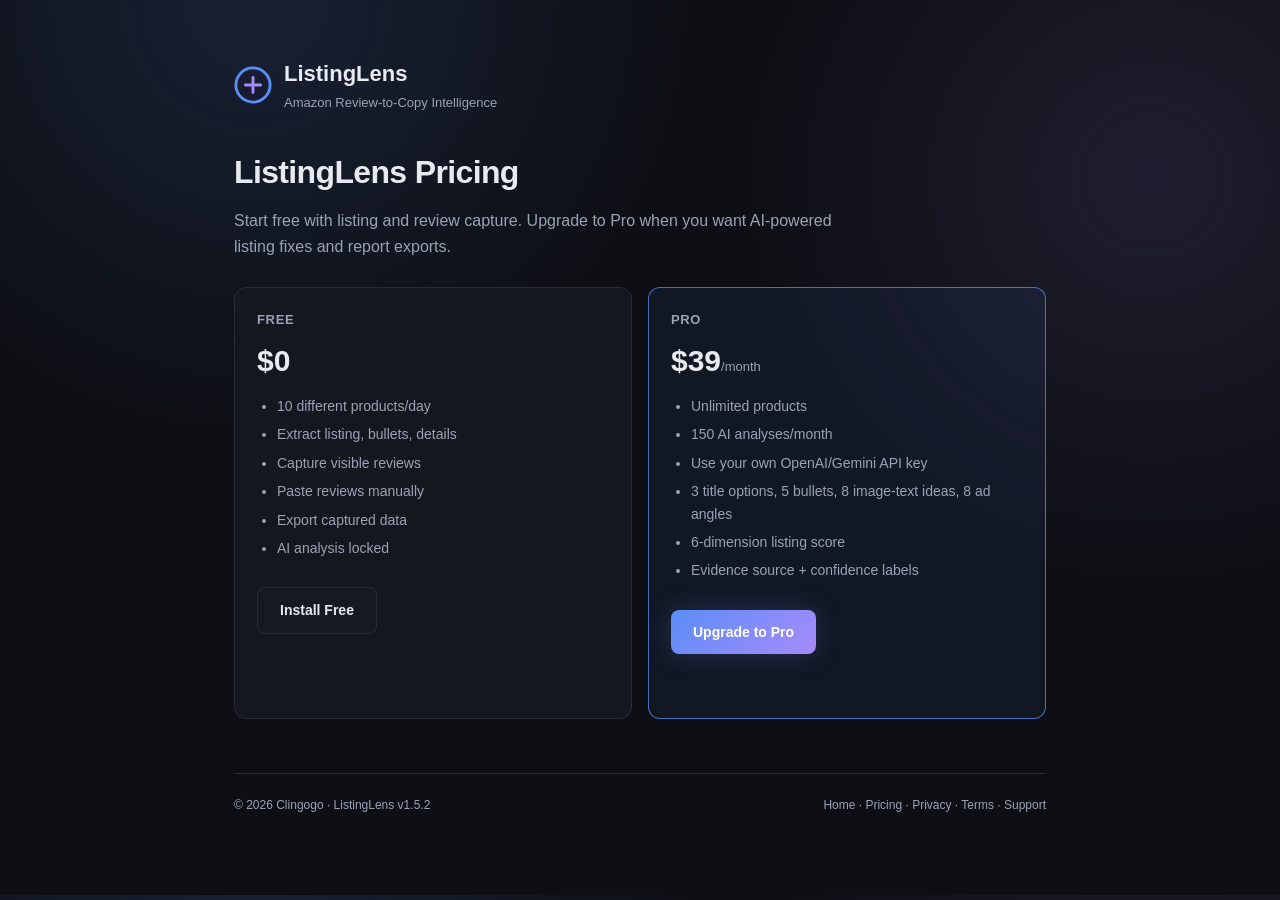
<file: pricing.html>
<!DOCTYPE html>
<html lang="en">
<head>
<meta charset="UTF-8">
<title>ListingLens — Pricing</title>
<meta name="viewport" content="width=device-width, initial-scale=1.0">
<meta name="description" content="ListingLens — Amazon Review-to-Copy Intelligence">
<style>
  :root { --bg:#0d0f14; --card:#161922; --border:#262b38; --text:#e7eaf0; --muted:#9aa3b5; --primary:#5b8df6; --secondary:#a78bfa; --success:#34d399; --warning:#f59e0b; }
  * { box-sizing:border-box; }
  body { margin:0; background:radial-gradient(circle at 20% 0%, rgba(91,141,246,.14), transparent 32%), radial-gradient(circle at 90% 20%, rgba(167,139,250,.12), transparent 30%), var(--bg); color:var(--text); font-family:-apple-system,BlinkMacSystemFont,"Segoe UI",Roboto,sans-serif; line-height:1.6; }
  .wrap { max-width:860px; margin:0 auto; padding:56px 24px 80px; }
  header { display:flex; align-items:center; gap:12px; margin-bottom:38px; }
  .logo { width:38px; height:38px; flex:0 0 auto; }
  h1 { font-size:22px; margin:0; }
  .tagline { color:var(--muted); font-size:13px; margin:2px 0 0; }
  h2 { font-size:32px; line-height:1.25; margin:0 0 16px; letter-spacing:-.02em; }
  h3 { font-size:16px; margin:0 0 8px; }
  p { color:var(--muted); font-size:15px; margin:0 0 14px; }
  .hero p { max-width:620px; font-size:16px; }
  .cta-row { display:flex; gap:12px; margin:28px 0 42px; flex-wrap:wrap; }
  .btn { display:inline-block; padding:11px 22px; border-radius:8px; font-size:14px; font-weight:700; text-decoration:none; cursor:pointer; border:0; }
  .btn-primary { background:linear-gradient(135deg,var(--primary),var(--secondary)); color:#fff; box-shadow:0 0 26px rgba(91,141,246,.22); }
  .btn-secondary { background:var(--card); color:var(--text); border:1px solid var(--border); }
  .grid { display:grid; grid-template-columns:1fr 1fr; gap:16px; margin:32px 0; }
  @media (max-width:680px){ .grid{grid-template-columns:1fr;} h2{font-size:28px;} .wrap{padding-top:40px;} }
  .card { background:rgba(22,25,34,.88); border:1px solid var(--border); border-radius:12px; padding:20px; }
  .card h3 { color:var(--text); }
  .card p, .card li { color:var(--muted); font-size:13px; }
  ul, ol { margin:10px 0 0; padding-left:20px; }
  li { margin:6px 0; color:var(--muted); font-size:14px; }
  .plans { display:grid; grid-template-columns:1fr 1fr; gap:16px; margin:28px 0; }
  @media (max-width:680px){ .plans{grid-template-columns:1fr;} }
  .plan { border:1px solid var(--border); border-radius:12px; padding:22px; background:rgba(22,25,34,.88); }
  .plan.pro { border-color:rgba(91,141,246,.75); background:rgba(91,141,246,.07); }
  .plan-name { font-size:13px; font-weight:800; color:var(--muted); text-transform:uppercase; letter-spacing:.05em; }
  .plan-price { font-size:30px; font-weight:800; margin:6px 0 10px; }
  .plan-price span { font-size:13px; color:var(--muted); font-weight:500; }
  .notice { background:rgba(91,141,246,.09); border:1px solid rgba(91,141,246,.28); color:var(--muted); padding:14px 16px; border-radius:10px; margin:18px 0; font-size:13px; }
  code { background:rgba(91,141,246,.14); color:#bcd0ff; padding:2px 6px; border-radius:5px; font-size:12px; }
  footer { margin-top:54px; padding-top:22px; border-top:1px solid var(--border); display:flex; justify-content:space-between; flex-wrap:wrap; gap:12px; font-size:12px; color:var(--muted); }
  footer a, .text-link { color:var(--muted); text-decoration:none; }
  footer a:hover, .text-link:hover { color:var(--text); }

</style>
</head>
<body>
<div class="wrap">
  <header>
    <svg class="logo" viewBox="0 0 20 20" fill="none" aria-hidden="true"><circle cx="10" cy="10" r="9" stroke="#5b8df6" stroke-width="1.5"/><path d="M6 10h8M10 6v8" stroke="#a78bfa" stroke-width="1.5" stroke-linecap="round"/></svg>
    <div>
      <h1>ListingLens</h1>
      <p class="tagline">Amazon Review-to-Copy Intelligence</p>
    </div>
  </header>

  <main class="hero">
    <h2>ListingLens Pricing</h2>
    <p>Start free with listing and review capture. Upgrade to Pro when you want AI-powered listing fixes and report exports.</p>
  </main>
  <section class="plans">
    <div class="plan">
      <div class="plan-name">Free</div><div class="plan-price">$0</div>
      <ul><li>10 different products/day</li><li>Extract listing, bullets, details</li><li>Capture visible reviews</li><li>Paste reviews manually</li><li>Export captured data</li><li>AI analysis locked</li></ul>
      <div class="cta-row"><a class="btn btn-secondary" href="https://chromewebstore.google.com/detail/listinglens/dlianhmjeflhoeahmfibdkhbnhjghdfj?utm_source=item-share-cb" target="_blank" rel="noopener">Install Free</a></div>
    </div>
    <div class="plan pro">
      <div class="plan-name">Pro</div><div class="plan-price">$39<span>/month</span></div>
      <ul><li>Unlimited products</li><li>150 AI analyses/month</li><li>Use your own OpenAI/Gemini API key</li><li>3 title options, 5 bullets, 8 image-text ideas, 8 ad angles</li><li>6-dimension listing score</li><li>Evidence source + confidence labels</li></ul>
      <div class="cta-row"><a id="checkout-btn" class="btn btn-primary" href="https://buy.polar.sh/polar_cl_W4eU4FJS2TVG1XOeEumpPfP2v7D3URl3h0j5d34ed37" target="_blank" rel="noopener">Upgrade to Pro</a></div>
    </div>
  </section>

  <footer>
    <span>© 2026 Clingogo · ListingLens v1.5.2</span>
    <span><a href="index.html">Home</a> · <a href="pricing.html">Pricing</a> · <a href="privacy.html">Privacy</a> · <a href="terms.html">Terms</a> · <a href="support.html">Support</a></span>
  </footer>
</div>
</body>
</html>
</file>
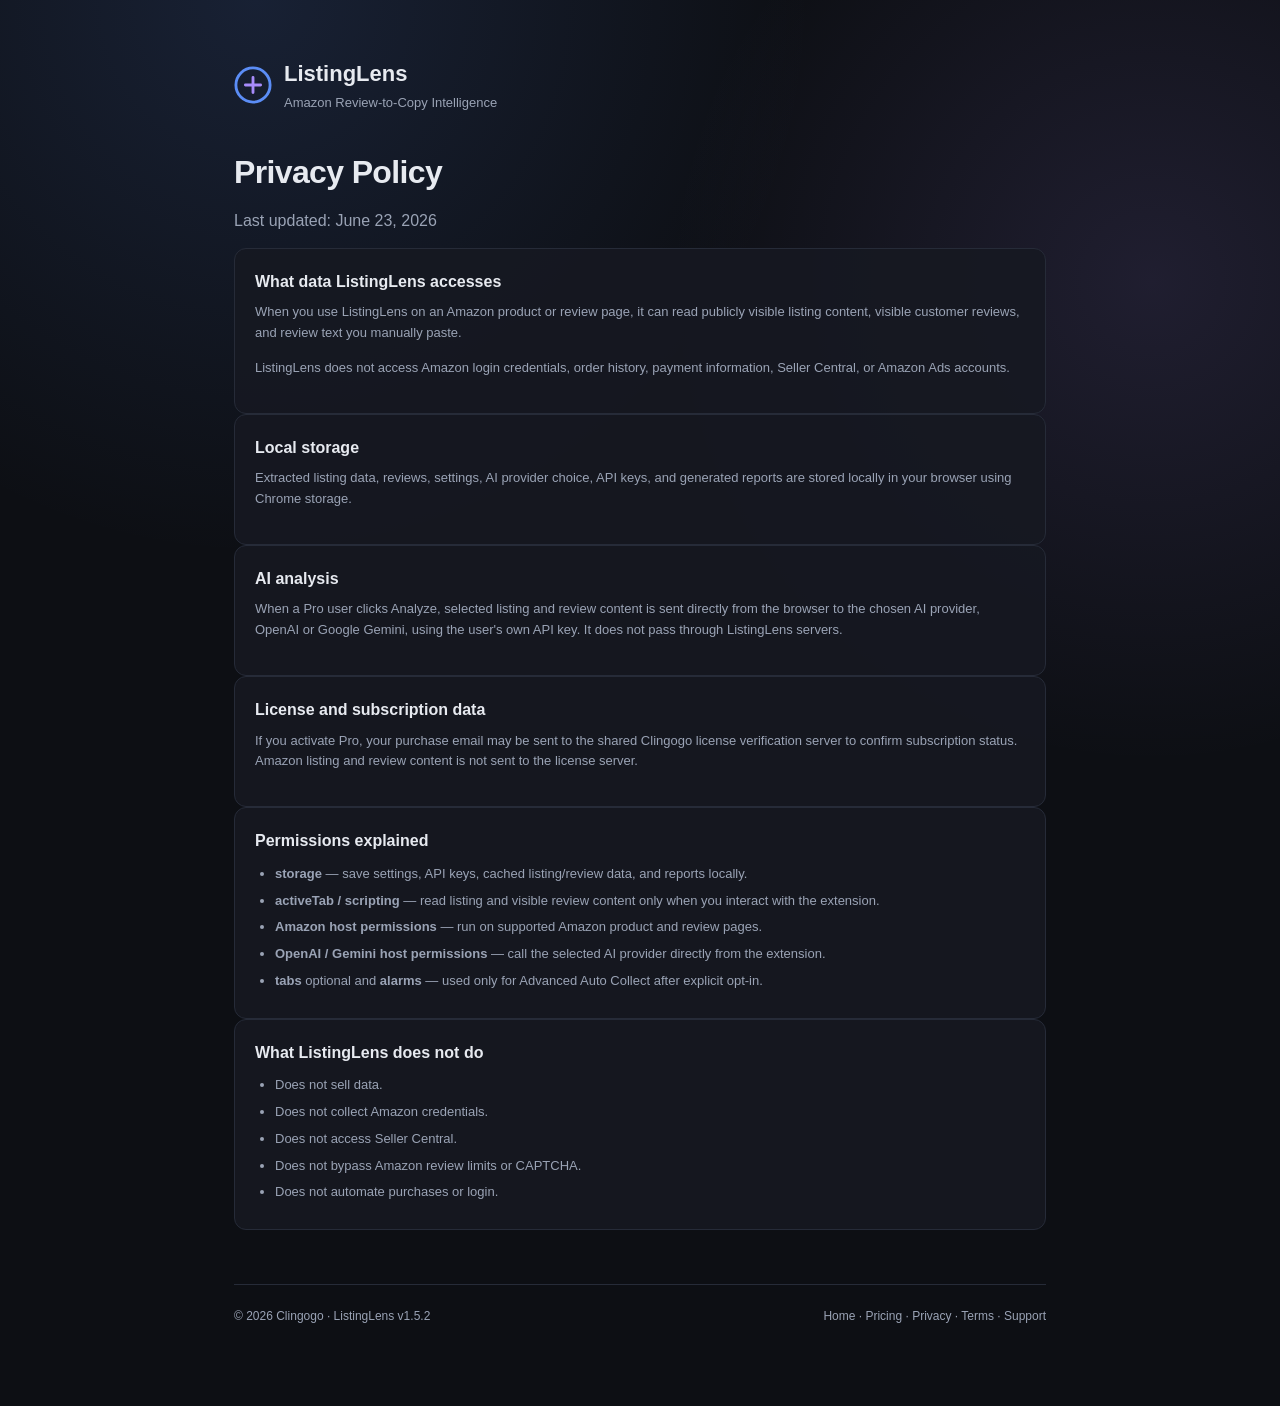
<file: privacy.html>
<!DOCTYPE html>
<html lang="en">
<head>
<meta charset="UTF-8">
<title>ListingLens — Privacy Policy</title>
<meta name="viewport" content="width=device-width, initial-scale=1.0">
<meta name="description" content="ListingLens — Amazon Review-to-Copy Intelligence">
<style>
  :root { --bg:#0d0f14; --card:#161922; --border:#262b38; --text:#e7eaf0; --muted:#9aa3b5; --primary:#5b8df6; --secondary:#a78bfa; --success:#34d399; --warning:#f59e0b; }
  * { box-sizing:border-box; }
  body { margin:0; background:radial-gradient(circle at 20% 0%, rgba(91,141,246,.14), transparent 32%), radial-gradient(circle at 90% 20%, rgba(167,139,250,.12), transparent 30%), var(--bg); color:var(--text); font-family:-apple-system,BlinkMacSystemFont,"Segoe UI",Roboto,sans-serif; line-height:1.6; }
  .wrap { max-width:860px; margin:0 auto; padding:56px 24px 80px; }
  header { display:flex; align-items:center; gap:12px; margin-bottom:38px; }
  .logo { width:38px; height:38px; flex:0 0 auto; }
  h1 { font-size:22px; margin:0; }
  .tagline { color:var(--muted); font-size:13px; margin:2px 0 0; }
  h2 { font-size:32px; line-height:1.25; margin:0 0 16px; letter-spacing:-.02em; }
  h3 { font-size:16px; margin:0 0 8px; }
  p { color:var(--muted); font-size:15px; margin:0 0 14px; }
  .hero p { max-width:620px; font-size:16px; }
  .cta-row { display:flex; gap:12px; margin:28px 0 42px; flex-wrap:wrap; }
  .btn { display:inline-block; padding:11px 22px; border-radius:8px; font-size:14px; font-weight:700; text-decoration:none; cursor:pointer; border:0; }
  .btn-primary { background:linear-gradient(135deg,var(--primary),var(--secondary)); color:#fff; box-shadow:0 0 26px rgba(91,141,246,.22); }
  .btn-secondary { background:var(--card); color:var(--text); border:1px solid var(--border); }
  .grid { display:grid; grid-template-columns:1fr 1fr; gap:16px; margin:32px 0; }
  @media (max-width:680px){ .grid{grid-template-columns:1fr;} h2{font-size:28px;} .wrap{padding-top:40px;} }
  .card { background:rgba(22,25,34,.88); border:1px solid var(--border); border-radius:12px; padding:20px; }
  .card h3 { color:var(--text); }
  .card p, .card li { color:var(--muted); font-size:13px; }
  ul, ol { margin:10px 0 0; padding-left:20px; }
  li { margin:6px 0; color:var(--muted); font-size:14px; }
  .plans { display:grid; grid-template-columns:1fr 1fr; gap:16px; margin:28px 0; }
  @media (max-width:680px){ .plans{grid-template-columns:1fr;} }
  .plan { border:1px solid var(--border); border-radius:12px; padding:22px; background:rgba(22,25,34,.88); }
  .plan.pro { border-color:rgba(91,141,246,.75); background:rgba(91,141,246,.07); }
  .plan-name { font-size:13px; font-weight:800; color:var(--muted); text-transform:uppercase; letter-spacing:.05em; }
  .plan-price { font-size:30px; font-weight:800; margin:6px 0 10px; }
  .plan-price span { font-size:13px; color:var(--muted); font-weight:500; }
  .notice { background:rgba(91,141,246,.09); border:1px solid rgba(91,141,246,.28); color:var(--muted); padding:14px 16px; border-radius:10px; margin:18px 0; font-size:13px; }
  code { background:rgba(91,141,246,.14); color:#bcd0ff; padding:2px 6px; border-radius:5px; font-size:12px; }
  footer { margin-top:54px; padding-top:22px; border-top:1px solid var(--border); display:flex; justify-content:space-between; flex-wrap:wrap; gap:12px; font-size:12px; color:var(--muted); }
  footer a, .text-link { color:var(--muted); text-decoration:none; }
  footer a:hover, .text-link:hover { color:var(--text); }

</style>
</head>
<body>
<div class="wrap">
  <header>
    <svg class="logo" viewBox="0 0 20 20" fill="none" aria-hidden="true"><circle cx="10" cy="10" r="9" stroke="#5b8df6" stroke-width="1.5"/><path d="M6 10h8M10 6v8" stroke="#a78bfa" stroke-width="1.5" stroke-linecap="round"/></svg>
    <div>
      <h1>ListingLens</h1>
      <p class="tagline">Amazon Review-to-Copy Intelligence</p>
    </div>
  </header>

  <main class="hero"><h2>Privacy Policy</h2><p>Last updated: June 23, 2026</p></main>
  <section class="card"><h3>What data ListingLens accesses</h3><p>When you use ListingLens on an Amazon product or review page, it can read publicly visible listing content, visible customer reviews, and review text you manually paste.</p><p>ListingLens does not access Amazon login credentials, order history, payment information, Seller Central, or Amazon Ads accounts.</p></section>
  <section class="card"><h3>Local storage</h3><p>Extracted listing data, reviews, settings, AI provider choice, API keys, and generated reports are stored locally in your browser using Chrome storage.</p></section>
  <section class="card"><h3>AI analysis</h3><p>When a Pro user clicks Analyze, selected listing and review content is sent directly from the browser to the chosen AI provider, OpenAI or Google Gemini, using the user's own API key. It does not pass through ListingLens servers.</p></section>
  <section class="card"><h3>License and subscription data</h3><p>If you activate Pro, your purchase email may be sent to the shared Clingogo license verification server to confirm subscription status. Amazon listing and review content is not sent to the license server.</p></section>
  <section class="card"><h3>Permissions explained</h3><ul><li><strong>storage</strong> — save settings, API keys, cached listing/review data, and reports locally.</li><li><strong>activeTab / scripting</strong> — read listing and visible review content only when you interact with the extension.</li><li><strong>Amazon host permissions</strong> — run on supported Amazon product and review pages.</li><li><strong>OpenAI / Gemini host permissions</strong> — call the selected AI provider directly from the extension.</li><li><strong>tabs</strong> optional and <strong>alarms</strong> — used only for Advanced Auto Collect after explicit opt-in.</li></ul></section>
  <section class="card"><h3>What ListingLens does not do</h3><ul><li>Does not sell data.</li><li>Does not collect Amazon credentials.</li><li>Does not access Seller Central.</li><li>Does not bypass Amazon review limits or CAPTCHA.</li><li>Does not automate purchases or login.</li></ul></section>

  <footer>
    <span>© 2026 Clingogo · ListingLens v1.5.2</span>
    <span><a href="index.html">Home</a> · <a href="pricing.html">Pricing</a> · <a href="privacy.html">Privacy</a> · <a href="terms.html">Terms</a> · <a href="support.html">Support</a></span>
  </footer>
</div>
</body>
</html>
</file>
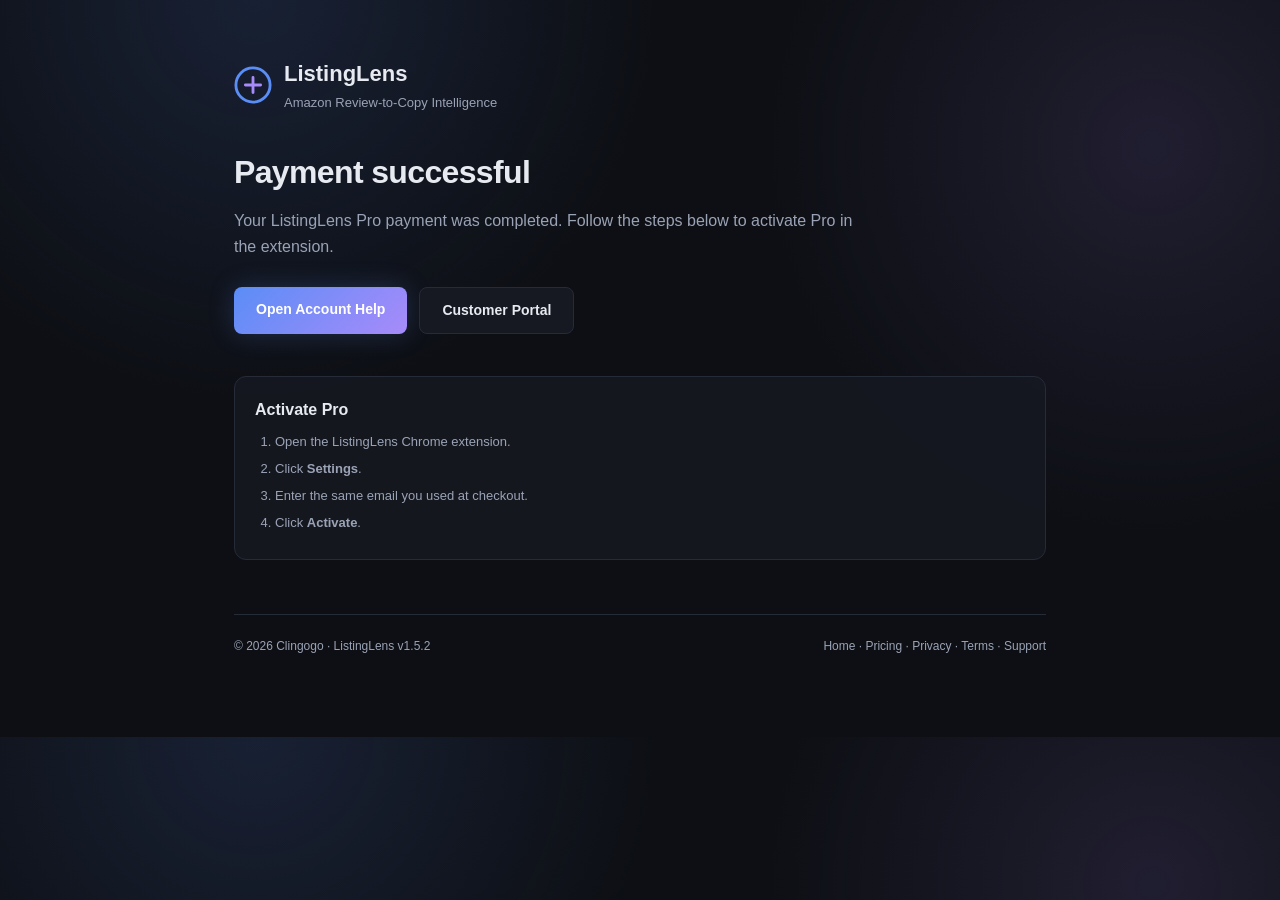
<file: success.html>
<!DOCTYPE html>
<html lang="en">
<head>
<meta charset="UTF-8">
<title>ListingLens Pro — Payment Successful</title>
<meta name="viewport" content="width=device-width, initial-scale=1.0">
<meta name="description" content="ListingLens — Amazon Review-to-Copy Intelligence">
<style>
  :root { --bg:#0d0f14; --card:#161922; --border:#262b38; --text:#e7eaf0; --muted:#9aa3b5; --primary:#5b8df6; --secondary:#a78bfa; --success:#34d399; --warning:#f59e0b; }
  * { box-sizing:border-box; }
  body { margin:0; background:radial-gradient(circle at 20% 0%, rgba(91,141,246,.14), transparent 32%), radial-gradient(circle at 90% 20%, rgba(167,139,250,.12), transparent 30%), var(--bg); color:var(--text); font-family:-apple-system,BlinkMacSystemFont,"Segoe UI",Roboto,sans-serif; line-height:1.6; }
  .wrap { max-width:860px; margin:0 auto; padding:56px 24px 80px; }
  header { display:flex; align-items:center; gap:12px; margin-bottom:38px; }
  .logo { width:38px; height:38px; flex:0 0 auto; }
  h1 { font-size:22px; margin:0; }
  .tagline { color:var(--muted); font-size:13px; margin:2px 0 0; }
  h2 { font-size:32px; line-height:1.25; margin:0 0 16px; letter-spacing:-.02em; }
  h3 { font-size:16px; margin:0 0 8px; }
  p { color:var(--muted); font-size:15px; margin:0 0 14px; }
  .hero p { max-width:620px; font-size:16px; }
  .cta-row { display:flex; gap:12px; margin:28px 0 42px; flex-wrap:wrap; }
  .btn { display:inline-block; padding:11px 22px; border-radius:8px; font-size:14px; font-weight:700; text-decoration:none; cursor:pointer; border:0; }
  .btn-primary { background:linear-gradient(135deg,var(--primary),var(--secondary)); color:#fff; box-shadow:0 0 26px rgba(91,141,246,.22); }
  .btn-secondary { background:var(--card); color:var(--text); border:1px solid var(--border); }
  .grid { display:grid; grid-template-columns:1fr 1fr; gap:16px; margin:32px 0; }
  @media (max-width:680px){ .grid{grid-template-columns:1fr;} h2{font-size:28px;} .wrap{padding-top:40px;} }
  .card { background:rgba(22,25,34,.88); border:1px solid var(--border); border-radius:12px; padding:20px; }
  .card h3 { color:var(--text); }
  .card p, .card li { color:var(--muted); font-size:13px; }
  ul, ol { margin:10px 0 0; padding-left:20px; }
  li { margin:6px 0; color:var(--muted); font-size:14px; }
  .plans { display:grid; grid-template-columns:1fr 1fr; gap:16px; margin:28px 0; }
  @media (max-width:680px){ .plans{grid-template-columns:1fr;} }
  .plan { border:1px solid var(--border); border-radius:12px; padding:22px; background:rgba(22,25,34,.88); }
  .plan.pro { border-color:rgba(91,141,246,.75); background:rgba(91,141,246,.07); }
  .plan-name { font-size:13px; font-weight:800; color:var(--muted); text-transform:uppercase; letter-spacing:.05em; }
  .plan-price { font-size:30px; font-weight:800; margin:6px 0 10px; }
  .plan-price span { font-size:13px; color:var(--muted); font-weight:500; }
  .notice { background:rgba(91,141,246,.09); border:1px solid rgba(91,141,246,.28); color:var(--muted); padding:14px 16px; border-radius:10px; margin:18px 0; font-size:13px; }
  code { background:rgba(91,141,246,.14); color:#bcd0ff; padding:2px 6px; border-radius:5px; font-size:12px; }
  footer { margin-top:54px; padding-top:22px; border-top:1px solid var(--border); display:flex; justify-content:space-between; flex-wrap:wrap; gap:12px; font-size:12px; color:var(--muted); }
  footer a, .text-link { color:var(--muted); text-decoration:none; }
  footer a:hover, .text-link:hover { color:var(--text); }

</style>
</head>
<body>
<div class="wrap">
  <header>
    <svg class="logo" viewBox="0 0 20 20" fill="none" aria-hidden="true"><circle cx="10" cy="10" r="9" stroke="#5b8df6" stroke-width="1.5"/><path d="M6 10h8M10 6v8" stroke="#a78bfa" stroke-width="1.5" stroke-linecap="round"/></svg>
    <div>
      <h1>ListingLens</h1>
      <p class="tagline">Amazon Review-to-Copy Intelligence</p>
    </div>
  </header>

  <main class="hero">
    <h2>Payment successful</h2>
    <p>Your ListingLens Pro payment was completed. Follow the steps below to activate Pro in the extension.</p>
    <div class="cta-row"><a class="btn btn-primary" href="account.html">Open Account Help</a><a class="btn btn-secondary" href="https://polar.sh/clingogo/portal" target="_blank" rel="noopener">Customer Portal</a></div>
  </main>
  <section class="card">
    <h3>Activate Pro</h3>
    <ol><li>Open the ListingLens Chrome extension.</li><li>Click <strong>Settings</strong>.</li><li>Enter the same email you used at checkout.</li><li>Click <strong>Activate</strong>.</li></ol>
    <div id="checkout-id" class="notice" style="display:none;"></div>
  </section>
  <script>
    const params = new URLSearchParams(window.location.search);
    const checkoutId = params.get('checkout_id');
    if (checkoutId) {
      const el = document.getElementById('checkout-id');
      el.style.display = 'block';
      el.textContent = 'Checkout ID: ' + checkoutId;
    }
  </script>

  <footer>
    <span>© 2026 Clingogo · ListingLens v1.5.2</span>
    <span><a href="index.html">Home</a> · <a href="pricing.html">Pricing</a> · <a href="privacy.html">Privacy</a> · <a href="terms.html">Terms</a> · <a href="support.html">Support</a></span>
  </footer>
</div>
</body>
</html>
</file>
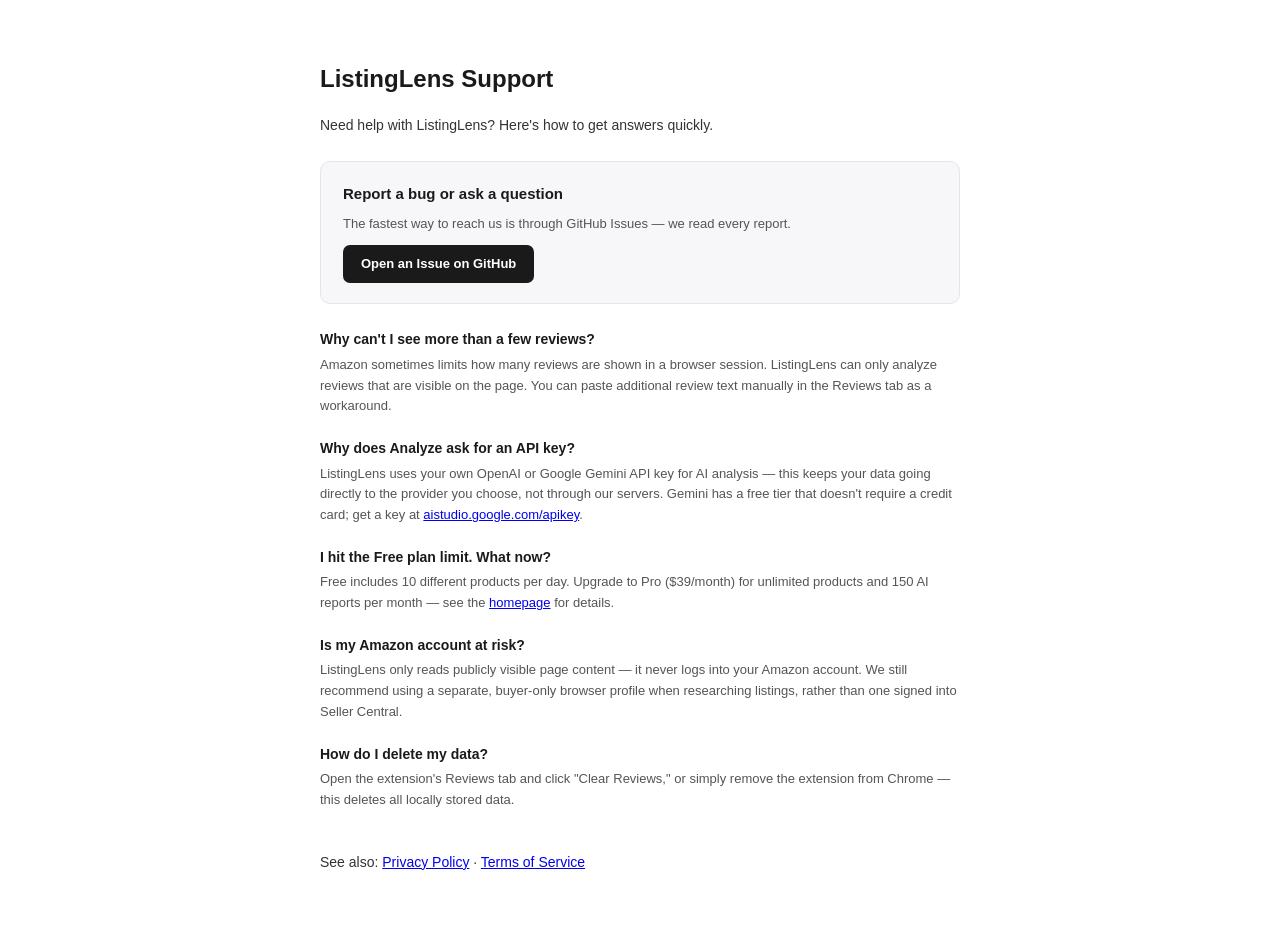
<file: support.html>
<!DOCTYPE html>
<html lang="en">
<head>
<meta charset="UTF-8">
<title>ListingLens — Support</title>
<meta name="viewport" content="width=device-width, initial-scale=1.0">
<style>
  body { font-family: -apple-system, BlinkMacSystemFont, "Segoe UI", Roboto, sans-serif; max-width: 640px; margin: 60px auto; padding: 0 20px; line-height: 1.6; color: #1a1a1a; }
  h1 { font-size: 24px; }
  p { font-size: 14px; color: #333; }
  .card { background: #f7f7f9; border: 1px solid #e5e5e8; border-radius: 10px; padding: 20px 22px; margin: 24px 0; }
  .card h2 { font-size: 15px; margin: 0 0 8px; }
  .card p { margin: 0; font-size: 13px; color: #555; }
  a.btn { display: inline-block; margin-top: 10px; padding: 9px 18px; background: #1a1a1a; color: #fff; border-radius: 7px; text-decoration: none; font-size: 13px; font-weight: 600; }
  .faq h3 { font-size: 14px; margin: 20px 0 4px; }
  .faq p { font-size: 13px; color: #555; margin: 0; }
  footer { margin-top: 40px; font-size: 12px; color: #888; }
</style>
</head>
<body>

<h1>ListingLens Support</h1>
<p>Need help with ListingLens? Here's how to get answers quickly.</p>

<div class="card">
  <h2>Report a bug or ask a question</h2>
  <p>The fastest way to reach us is through GitHub Issues — we read every report.</p>
  <a class="btn" href="https://github.com/doquang-frvn/listinglens/issues" target="_blank">Open an Issue on GitHub</a>
</div>

<div class="faq">
  <h3>Why can't I see more than a few reviews?</h3>
  <p>Amazon sometimes limits how many reviews are shown in a browser session. ListingLens can only analyze reviews that are visible on the page. You can paste additional review text manually in the Reviews tab as a workaround.</p>

  <h3>Why does Analyze ask for an API key?</h3>
  <p>ListingLens uses your own OpenAI or Google Gemini API key for AI analysis — this keeps your data going directly to the provider you choose, not through our servers. Gemini has a free tier that doesn't require a credit card; get a key at <a href="https://aistudio.google.com/apikey" target="_blank">aistudio.google.com/apikey</a>.</p>

  <h3>I hit the Free plan limit. What now?</h3>
  <p>Free includes 10 different products per day. Upgrade to Pro ($39/month) for unlimited products and 150 AI reports per month — see the <a href="index.html">homepage</a> for details.</p>

  <h3>Is my Amazon account at risk?</h3>
  <p>ListingLens only reads publicly visible page content — it never logs into your Amazon account. We still recommend using a separate, buyer-only browser profile when researching listings, rather than one signed into Seller Central.</p>

  <h3>How do I delete my data?</h3>
  <p>Open the extension's Reviews tab and click "Clear Reviews," or simply remove the extension from Chrome — this deletes all locally stored data.</p>
</div>

<footer>
  <p>See also: <a href="privacy.html">Privacy Policy</a> · <a href="terms.html">Terms of Service</a></p>
</footer>

</body>
</html>
</file>
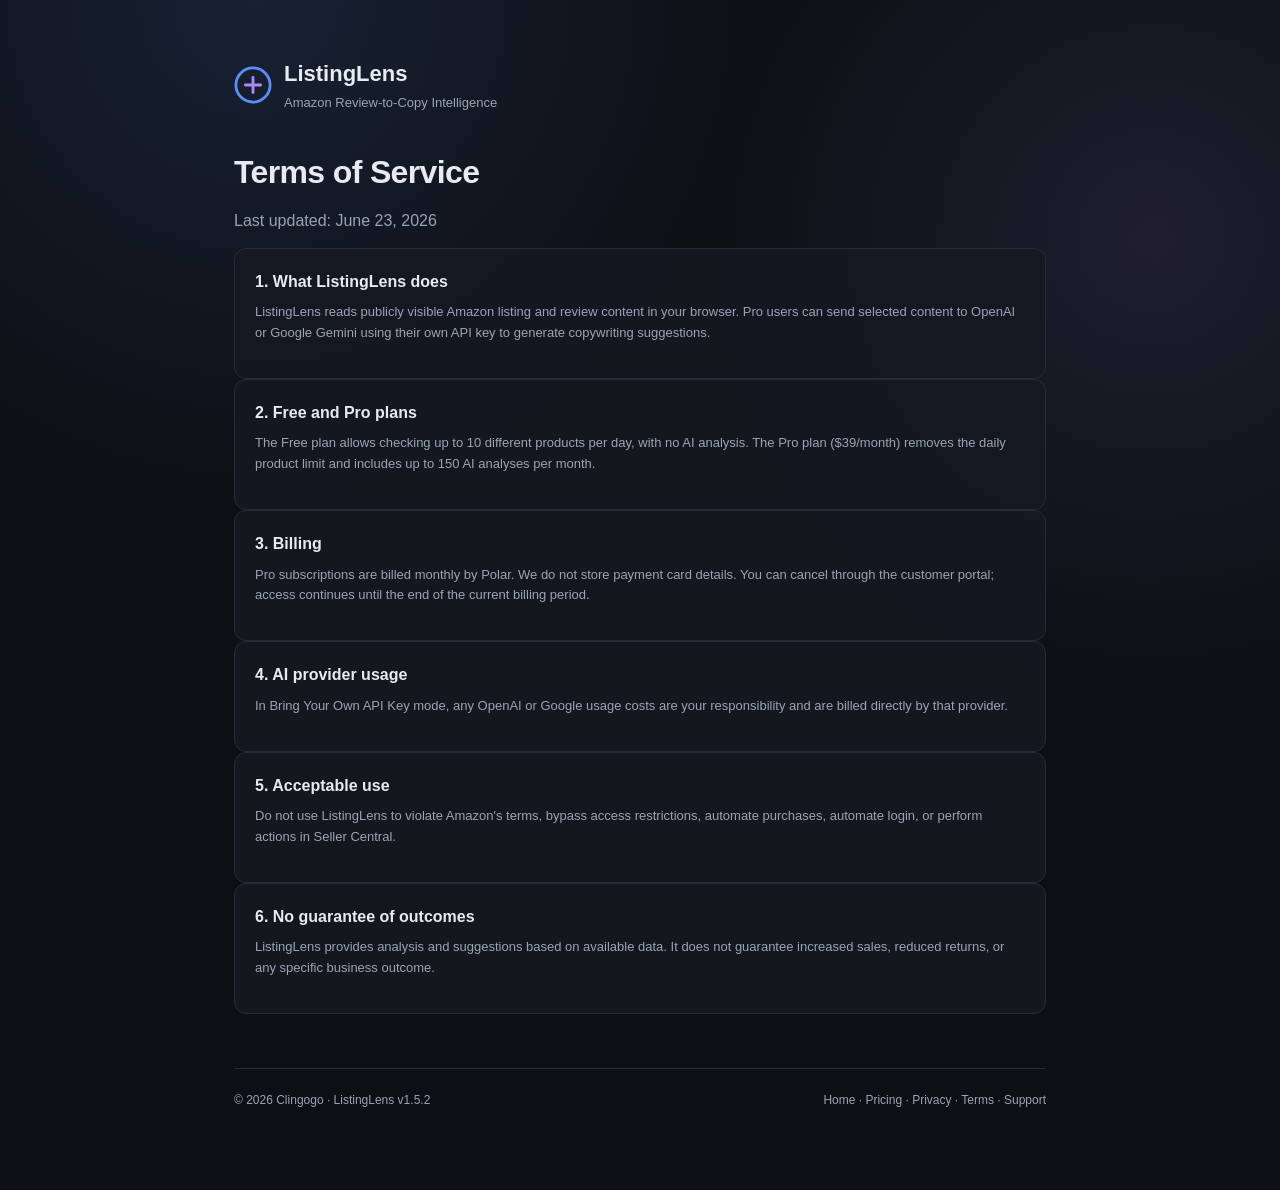
<file: terms.html>
<!DOCTYPE html>
<html lang="en">
<head>
<meta charset="UTF-8">
<title>ListingLens — Terms of Service</title>
<meta name="viewport" content="width=device-width, initial-scale=1.0">
<meta name="description" content="ListingLens — Amazon Review-to-Copy Intelligence">
<style>
  :root { --bg:#0d0f14; --card:#161922; --border:#262b38; --text:#e7eaf0; --muted:#9aa3b5; --primary:#5b8df6; --secondary:#a78bfa; --success:#34d399; --warning:#f59e0b; }
  * { box-sizing:border-box; }
  body { margin:0; background:radial-gradient(circle at 20% 0%, rgba(91,141,246,.14), transparent 32%), radial-gradient(circle at 90% 20%, rgba(167,139,250,.12), transparent 30%), var(--bg); color:var(--text); font-family:-apple-system,BlinkMacSystemFont,"Segoe UI",Roboto,sans-serif; line-height:1.6; }
  .wrap { max-width:860px; margin:0 auto; padding:56px 24px 80px; }
  header { display:flex; align-items:center; gap:12px; margin-bottom:38px; }
  .logo { width:38px; height:38px; flex:0 0 auto; }
  h1 { font-size:22px; margin:0; }
  .tagline { color:var(--muted); font-size:13px; margin:2px 0 0; }
  h2 { font-size:32px; line-height:1.25; margin:0 0 16px; letter-spacing:-.02em; }
  h3 { font-size:16px; margin:0 0 8px; }
  p { color:var(--muted); font-size:15px; margin:0 0 14px; }
  .hero p { max-width:620px; font-size:16px; }
  .cta-row { display:flex; gap:12px; margin:28px 0 42px; flex-wrap:wrap; }
  .btn { display:inline-block; padding:11px 22px; border-radius:8px; font-size:14px; font-weight:700; text-decoration:none; cursor:pointer; border:0; }
  .btn-primary { background:linear-gradient(135deg,var(--primary),var(--secondary)); color:#fff; box-shadow:0 0 26px rgba(91,141,246,.22); }
  .btn-secondary { background:var(--card); color:var(--text); border:1px solid var(--border); }
  .grid { display:grid; grid-template-columns:1fr 1fr; gap:16px; margin:32px 0; }
  @media (max-width:680px){ .grid{grid-template-columns:1fr;} h2{font-size:28px;} .wrap{padding-top:40px;} }
  .card { background:rgba(22,25,34,.88); border:1px solid var(--border); border-radius:12px; padding:20px; }
  .card h3 { color:var(--text); }
  .card p, .card li { color:var(--muted); font-size:13px; }
  ul, ol { margin:10px 0 0; padding-left:20px; }
  li { margin:6px 0; color:var(--muted); font-size:14px; }
  .plans { display:grid; grid-template-columns:1fr 1fr; gap:16px; margin:28px 0; }
  @media (max-width:680px){ .plans{grid-template-columns:1fr;} }
  .plan { border:1px solid var(--border); border-radius:12px; padding:22px; background:rgba(22,25,34,.88); }
  .plan.pro { border-color:rgba(91,141,246,.75); background:rgba(91,141,246,.07); }
  .plan-name { font-size:13px; font-weight:800; color:var(--muted); text-transform:uppercase; letter-spacing:.05em; }
  .plan-price { font-size:30px; font-weight:800; margin:6px 0 10px; }
  .plan-price span { font-size:13px; color:var(--muted); font-weight:500; }
  .notice { background:rgba(91,141,246,.09); border:1px solid rgba(91,141,246,.28); color:var(--muted); padding:14px 16px; border-radius:10px; margin:18px 0; font-size:13px; }
  code { background:rgba(91,141,246,.14); color:#bcd0ff; padding:2px 6px; border-radius:5px; font-size:12px; }
  footer { margin-top:54px; padding-top:22px; border-top:1px solid var(--border); display:flex; justify-content:space-between; flex-wrap:wrap; gap:12px; font-size:12px; color:var(--muted); }
  footer a, .text-link { color:var(--muted); text-decoration:none; }
  footer a:hover, .text-link:hover { color:var(--text); }

</style>
</head>
<body>
<div class="wrap">
  <header>
    <svg class="logo" viewBox="0 0 20 20" fill="none" aria-hidden="true"><circle cx="10" cy="10" r="9" stroke="#5b8df6" stroke-width="1.5"/><path d="M6 10h8M10 6v8" stroke="#a78bfa" stroke-width="1.5" stroke-linecap="round"/></svg>
    <div>
      <h1>ListingLens</h1>
      <p class="tagline">Amazon Review-to-Copy Intelligence</p>
    </div>
  </header>

  <main class="hero"><h2>Terms of Service</h2><p>Last updated: June 23, 2026</p></main>
  <section class="card"><h3>1. What ListingLens does</h3><p>ListingLens reads publicly visible Amazon listing and review content in your browser. Pro users can send selected content to OpenAI or Google Gemini using their own API key to generate copywriting suggestions.</p></section>
  <section class="card"><h3>2. Free and Pro plans</h3><p>The Free plan allows checking up to 10 different products per day, with no AI analysis. The Pro plan ($39/month) removes the daily product limit and includes up to 150 AI analyses per month.</p></section>
  <section class="card"><h3>3. Billing</h3><p>Pro subscriptions are billed monthly by Polar. We do not store payment card details. You can cancel through the customer portal; access continues until the end of the current billing period.</p></section>
  <section class="card"><h3>4. AI provider usage</h3><p>In Bring Your Own API Key mode, any OpenAI or Google usage costs are your responsibility and are billed directly by that provider.</p></section>
  <section class="card"><h3>5. Acceptable use</h3><p>Do not use ListingLens to violate Amazon's terms, bypass access restrictions, automate purchases, automate login, or perform actions in Seller Central.</p></section>
  <section class="card"><h3>6. No guarantee of outcomes</h3><p>ListingLens provides analysis and suggestions based on available data. It does not guarantee increased sales, reduced returns, or any specific business outcome.</p></section>

  <footer>
    <span>© 2026 Clingogo · ListingLens v1.5.2</span>
    <span><a href="index.html">Home</a> · <a href="pricing.html">Pricing</a> · <a href="privacy.html">Privacy</a> · <a href="terms.html">Terms</a> · <a href="support.html">Support</a></span>
  </footer>
</div>
</body>
</html>
</file>
<file: popup.css>
/* popup.css — ListingLens v1.1 */

*, *::before, *::after { box-sizing: border-box; margin: 0; padding: 0; }

:root {
  --bg:        #0d0f14;
  --card:      #151922;
  --card-2:    #1c2230;
  --border:    #232b3a;
  --primary:   #5b8df6;
  --secondary: #a78bfa;
  --reviews:   #34d399;
  --text:      #ffffff;
  --muted:     #9ca3af;
  --success:   #34d399;
  --warning:   #fbbf24;
  --error:     #ef4444;
  --radius:    8px;
  --radius-sm: 5px;
}

html { width: 440px; }

body {
  background: var(--bg);
  color: var(--text);
  font-family: -apple-system, BlinkMacSystemFont, 'Segoe UI', system-ui, sans-serif;
  font-size: 13px;
  line-height: 1.5;
  width: 440px;
  position: relative;
}

/* ── Header ── */
.header {
  display: flex;
  align-items: center;
  justify-content: space-between;
  padding: 12px 16px 10px;
  border-bottom: 1px solid var(--border);
}

.header-brand { display: flex; align-items: center; gap: 10px; }

.logo-icon {
  width: 32px; height: 32px;
  background: var(--card-2);
  border-radius: var(--radius-sm);
  border: 1px solid var(--border);
  display: flex; align-items: center; justify-content: center;
  flex-shrink: 0;
}

.brand-name { font-size: 14px; font-weight: 700; letter-spacing: -0.01em; }
.brand-sub  { font-size: 10px; color: var(--muted); margin-top: 1px; }

.status-badge {
  font-size: 10px; font-weight: 600;
  padding: 3px 8px; border-radius: 100px;
  white-space: nowrap; letter-spacing: 0.02em;
}
.status-neutral  { background: var(--card-2); color: var(--muted); border: 1px solid var(--border); }
.status-ok       { background: rgba(52,211,153,0.12); color: var(--success); border: 1px solid rgba(52,211,153,0.3); }
.status-reviews  { background: rgba(52,211,153,0.2); color: var(--success); border: 1px solid rgba(52,211,153,0.5); }
.status-bad      { background: rgba(239,68,68,0.12); color: var(--error); border: 1px solid rgba(239,68,68,0.3); }

/* ── Action Bar ── */
.action-bar {
  display: flex;
  gap: 6px;
  padding: 10px 16px;
  border-bottom: 1px solid var(--border);
}

.btn {
  flex: 1;
  display: flex; align-items: center; justify-content: center; gap: 5px;
  padding: 7px 8px;
  border: none; border-radius: var(--radius-sm);
  font-size: 11px; font-weight: 600;
  cursor: pointer;
  transition: opacity 0.15s, transform 0.1s;
  letter-spacing: 0.01em;
  white-space: nowrap;
}
.btn:active { transform: scale(0.97); }
.btn:disabled { opacity: 0.35; cursor: not-allowed; transform: none; }

.btn-primary  { background: var(--primary); color: #fff; }
.btn-primary:not(:disabled):hover { opacity: 0.88; }

.btn-reviews  { background: rgba(52,211,153,0.15); color: var(--reviews); border: 1px solid rgba(52,211,153,0.35); }
.btn-reviews:not(:disabled):hover { background: rgba(52,211,153,0.25); }

.btn-secondary { background: var(--card-2); color: var(--secondary); border: 1px solid rgba(167,139,250,0.3); }
.btn-secondary:not(:disabled):hover { background: rgba(167,139,250,0.1); }

/* ── Banners ── */
.error-banner, .info-banner {
  margin: 8px 16px 0;
  padding: 8px 12px;
  border-radius: var(--radius-sm);
  font-size: 12px; line-height: 1.45;
}
.error-banner { background: rgba(239,68,68,0.1); border: 1px solid rgba(239,68,68,0.3); color: var(--error); }
.info-banner  { background: rgba(91,141,246,0.1); border: 1px solid rgba(91,141,246,0.3); color: #93b4fb; }

/* ── Cache Notice ── */
.cache-notice {
  margin: 8px 16px 0;
  padding: 8px 12px;
  background: rgba(167,139,250,0.08);
  border: 1px solid rgba(167,139,250,0.25);
  border-radius: var(--radius-sm);
  display: flex;
  align-items: center;
  justify-content: space-between;
  gap: 10px;
  font-size: 11px;
  color: var(--secondary);
}

.cache-buttons { display: flex; gap: 6px; flex-shrink: 0; }

.btn-xs {
  padding: 3px 8px; border-radius: 4px;
  font-size: 10px; font-weight: 600;
  cursor: pointer; border: none;
}
.btn-xs-primary { background: var(--secondary); color: #fff; }
.btn-xs-primary:hover { opacity: 0.85; }
.btn-xs-ghost   { background: transparent; color: var(--muted); border: 1px solid var(--border); }
.btn-xs-ghost:hover { color: var(--text); }

/* ── Tabs ── */
.tabs {
  display: flex;
  border-bottom: 1px solid var(--border);
  margin-top: 8px;
  padding: 0 16px;
  gap: 0;
}

.tab {
  background: none; border: none;
  padding: 7px 14px;
  font-size: 12px; font-weight: 600;
  color: var(--muted);
  cursor: pointer;
  border-bottom: 2px solid transparent;
  transition: color 0.15s, border-color 0.15s;
  letter-spacing: 0.01em;
}
.tab:hover { color: var(--text); }
.tab.active { color: var(--primary); border-bottom-color: var(--primary); }

/* ── Tab Panels ── */
.tab-panel { padding: 0; }

.panel-actions {
  display: flex;
  justify-content: flex-end;
  padding: 8px 16px 4px;
  gap: 6px;
}

.btn-small {
  background: var(--card-2);
  border: 1px solid var(--border);
  color: var(--primary);
  font-size: 11px; font-weight: 600;
  padding: 4px 10px;
  border-radius: var(--radius-sm);
  cursor: pointer;
  transition: background 0.15s;
}
.btn-small:hover { background: var(--border); }
.btn-small:disabled { opacity: 0.35; cursor: not-allowed; }

/* ── Listing Grid ── */
.listing-grid {
  padding: 6px 16px 12px;
  display: grid;
  grid-template-columns: 108px 1fr;
  gap: 5px;
  max-height: 380px;
  overflow-y: auto;
  align-items: start;
}

/* rows use display:contents so children go into parent grid */
.listing-row { display: contents; }

.listing-key {
  font-size: 10px; font-weight: 700;
  color: var(--muted);
  text-transform: uppercase; letter-spacing: 0.06em;
  padding-top: 2px;
}

.listing-val {
  font-size: 12px; color: var(--text);
  word-break: break-word;
}
.listing-val.mono {
  font-family: 'SF Mono', 'Fira Code', monospace;
  color: var(--secondary); font-size: 11px;
}

.listing-section-heading {
  grid-column: 1 / -1;
  font-size: 10px; font-weight: 700;
  text-transform: uppercase; letter-spacing: 0.07em;
  color: var(--primary);
  padding: 10px 0 3px;
  border-top: 1px solid var(--border);
  margin-top: 2px;
}

.listing-grid > .bullet-list {
  grid-column: 1 / -1;
  list-style: none;
  margin: 2px 0 4px 0;
}
.bullet-list li {
  font-size: 11px; color: var(--muted);
  padding-left: 12px; position: relative;
  margin-bottom: 3px; line-height: 1.45;
}
.bullet-list li::before { content: '•'; position: absolute; left: 0; color: var(--primary); }

.listing-note {
  grid-column: 1 / -1;
  font-size: 11px; color: #4b5563;
  font-style: italic; padding: 4px 0;
}

/* ── Review Summary Bar ── */
.review-summary {
  display: grid;
  grid-template-columns: repeat(4, 1fr);
  gap: 6px;
  padding: 8px 16px;
  border-bottom: 1px solid var(--border);
}

.review-stat {
  background: var(--card-2);
  border: 1px solid var(--border);
  border-radius: var(--radius-sm);
  padding: 7px 8px;
  text-align: center;
}
.review-stat-val {
  font-size: 18px; font-weight: 800;
  color: var(--text);
}
.review-stat-lbl {
  font-size: 9px; color: var(--muted);
  text-transform: uppercase; letter-spacing: 0.05em;
  margin-top: 2px;
}

/* ── Review List ── */
.review-list {
  padding: 8px 16px 12px;
  display: flex;
  flex-direction: column;
  gap: 8px;
  max-height: 340px;
  overflow-y: auto;
}

.review-card {
  background: var(--card-2);
  border: 1px solid var(--border);
  border-radius: var(--radius-sm);
  padding: 10px 12px;
  display: flex;
  flex-direction: column;
  gap: 5px;
}

.review-card-header {
  display: flex;
  align-items: center;
  justify-content: space-between;
  gap: 8px;
}

.review-stars {
  font-size: 12px;
  color: var(--warning);
  letter-spacing: 1px;
}

.review-meta {
  font-size: 10px; color: #4b5563;
  display: flex; gap: 6px; align-items: center;
}

.badge-verified {
  background: rgba(52,211,153,0.12);
  color: var(--success);
  border: 1px solid rgba(52,211,153,0.3);
  font-size: 9px; font-weight: 600;
  padding: 1px 5px; border-radius: 3px;
  letter-spacing: 0.03em;
}

.badge-variant {
  background: rgba(91,141,246,0.12);
  color: #93b4fb;
  border: 1px solid rgba(91,141,246,0.3);
  font-size: 9px; font-weight: 600;
  padding: 1px 5px; border-radius: 3px;
  max-width: 90px;
  overflow: hidden; text-overflow: ellipsis; white-space: nowrap;
}

.badge-helpful {
  background: rgba(251,191,36,0.1);
  color: var(--warning);
  border: 1px solid rgba(251,191,36,0.25);
  font-size: 9px; font-weight: 600;
  padding: 1px 5px; border-radius: 3px;
}

.review-title {
  font-size: 12px; font-weight: 600;
  color: var(--text);
}

.review-body {
  font-size: 11px; color: var(--muted);
  line-height: 1.55;
}

.review-empty {
  padding: 20px 16px;
  text-align: center;
  color: #4b5563;
  font-size: 12px;
  line-height: 1.6;
}

/* ── AI Report ── */
.report-body {
  padding: 10px 16px 14px;
  max-height: 400px;
  overflow-y: auto;
  font-size: 12px;
  line-height: 1.65;
  color: #d1d8e8;
}

.report-section-title {
  color: var(--primary);
  font-size: 11px; font-weight: 700;
  text-transform: uppercase; letter-spacing: 0.07em;
  margin: 14px 0 5px;
  padding-bottom: 4px;
  border-bottom: 1px solid var(--border);
}
.report-section-title:first-child { margin-top: 0; }

.score-grid {
  display: grid;
  grid-template-columns: 1fr 1fr;
  gap: 8px; margin-top: 10px;
}
.score-card {
  background: var(--card-2);
  border: 1px solid var(--border);
  border-radius: var(--radius-sm);
  padding: 8px 10px; text-align: center;
}
.score-label { font-size: 10px; color: var(--muted); text-transform: uppercase; letter-spacing: 0.05em; }
.score-value { font-size: 22px; font-weight: 800; margin-top: 3px; }

/* ── Loading ── */
.loading {
  position: absolute; inset: 0;
  background: rgba(13,15,20,0.88);
  display: flex; flex-direction: column;
  align-items: center; justify-content: center;
  gap: 14px; backdrop-filter: blur(2px); z-index: 100;
}
.spinner {
  width: 28px; height: 28px;
  border: 2.5px solid var(--border);
  border-top-color: var(--primary);
  border-radius: 50%;
  animation: spin 0.7s linear infinite;
}
@keyframes spin { to { transform: rotate(360deg); } }
.loading-text { color: var(--muted); font-size: 12px; font-weight: 500; }

/* ── Footer ── */
.footer {
  display: flex; align-items: center; justify-content: space-between;
  padding: 8px 16px;
  border-top: 1px solid var(--border);
  margin-top: 4px;
}
.btn-link { background: none; border: none; color: var(--muted); font-size: 12px; cursor: pointer; }
.btn-link:hover { color: var(--text); }
.footer-note { font-size: 10px; color: #4b5563; }

/* ── Scrollbar ── */
::-webkit-scrollbar { width: 4px; }
::-webkit-scrollbar-track { background: transparent; }
::-webkit-scrollbar-thumb { background: var(--border); border-radius: 2px; }

.hidden { display: none !important; }

/* ── v1.1.2 additions ── */

/* "Open Review Page" button inside info banner */
.open-review-btn {
  display: inline-flex;
  align-items: center;
  gap: 6px;
  background: rgba(91,141,246,0.18);
  border: 1px solid rgba(91,141,246,0.45);
  color: #93b4fb;
  font-size: 12px;
  font-weight: 600;
  padding: 6px 14px;
  border-radius: var(--radius-sm);
  cursor: pointer;
  transition: background 0.15s;
  width: 100%;
  justify-content: center;
}
.open-review-btn:hover { background: rgba(91,141,246,0.28); }

/* Debug panel */
.review-debug {
  margin: 6px 16px 0;
  padding: 8px 12px;
  background: rgba(167,139,250,0.06);
  border: 1px dashed rgba(167,139,250,0.2);
  border-radius: var(--radius-sm);
  display: flex;
  flex-direction: column;
  gap: 3px;
}

.debug-row {
  display: flex;
  gap: 10px;
  font-size: 10px;
  align-items: baseline;
}

.debug-key {
  color: var(--muted);
  text-transform: uppercase;
  letter-spacing: 0.05em;
  font-weight: 700;
  min-width: 110px;
  flex-shrink: 0;
}

.debug-val {
  color: #a5b4fc;
  word-break: break-all;
}

.debug-mono { font-family: 'SF Mono', 'Fira Code', monospace; color: var(--secondary); }
.debug-url  { font-size: 9px; color: #4b5563; word-break: break-all; }

/* ── v1.1.3: Pagination bar ── */
.pagination-bar {
  margin: 8px 16px 0;
  background: var(--card-2);
  border: 1px solid var(--border);
  border-radius: var(--radius);
  padding: 10px 12px;
  display: flex;
  flex-direction: column;
  gap: 8px;
}

.pagination-info {
  display: grid;
  grid-template-columns: repeat(4, 1fr);
  gap: 6px;
}

.pag-stat {
  background: var(--bg);
  border: 1px solid var(--border);
  border-radius: var(--radius-sm);
  padding: 5px 6px;
  text-align: center;
  display: flex;
  flex-direction: column;
  gap: 2px;
}

.pag-stat span:first-child {
  font-size: 14px;
  font-weight: 800;
  color: var(--text);
}

.pag-label {
  font-size: 9px;
  color: var(--muted);
  text-transform: uppercase;
  letter-spacing: 0.05em;
}

.pagination-btns {
  display: flex;
  gap: 6px;
  align-items: center;
}

.btn-pag {
  flex: 1;
  padding: 5px 10px;
  background: var(--bg);
  border: 1px solid var(--border);
  color: var(--muted);
  font-size: 11px;
  font-weight: 600;
  border-radius: var(--radius-sm);
  cursor: pointer;
  transition: background 0.15s, color 0.15s;
  white-space: nowrap;
}
.btn-pag:hover:not(:disabled) { background: var(--border); color: var(--text); }
.btn-pag:disabled { opacity: 0.35; cursor: not-allowed; }

.btn-pag-primary {
  background: rgba(91,141,246,0.15);
  border-color: rgba(91,141,246,0.4);
  color: var(--primary);
}
.btn-pag-primary:hover:not(:disabled) { background: rgba(91,141,246,0.25); }

.btn-pag-danger {
  background: rgba(239,68,68,0.08);
  border-color: rgba(239,68,68,0.3);
  color: var(--error);
  flex: 0 0 auto;
  padding: 5px 10px;
}
.btn-pag-danger:hover { background: rgba(239,68,68,0.15); }

.pag-current {
  font-size: 12px;
  font-weight: 700;
  color: var(--secondary);
  white-space: nowrap;
  padding: 0 6px;
  flex-shrink: 0;
}

/* Page source badge on review cards */
.badge-page {
  background: rgba(167,139,250,0.1);
  color: var(--secondary);
  border: 1px solid rgba(167,139,250,0.25);
  font-size: 9px;
  font-weight: 600;
  padding: 1px 5px;
  border-radius: 3px;
}

/* ── v1.2.0: Auto Collector panel ── */
.collector-panel {
  margin: 8px 16px 0;
  background: var(--card-2);
  border: 1px solid var(--border);
  border-radius: var(--radius);
  padding: 12px 14px;
  display: flex;
  flex-direction: column;
  gap: 10px;
}

.collector-header {
  display: flex;
  align-items: center;
  justify-content: space-between;
}

.collector-title {
  font-size: 11px;
  font-weight: 700;
  text-transform: uppercase;
  letter-spacing: 0.07em;
  color: var(--muted);
}

/* Status badge */
.col-badge {
  font-size: 10px; font-weight: 700;
  padding: 2px 8px; border-radius: 100px;
  letter-spacing: 0.03em;
}
.col-idle    { background: var(--card); color: var(--muted); border: 1px solid var(--border); }
.col-running { background: rgba(91,141,246,0.15); color: var(--primary); border: 1px solid rgba(91,141,246,0.4); }
.col-done    { background: rgba(52,211,153,0.15); color: var(--success); border: 1px solid rgba(52,211,153,0.4); }
.col-stopped { background: rgba(251,191,36,0.12); color: var(--warning); border: 1px solid rgba(251,191,36,0.35); }
.col-error   { background: rgba(239,68,68,0.12);  color: var(--error);   border: 1px solid rgba(239,68,68,0.35); }

/* Settings row */
.collector-settings {
  display: grid;
  grid-template-columns: repeat(3, 1fr);
  gap: 8px;
}

.col-setting {
  display: flex;
  flex-direction: column;
  gap: 4px;
}

.col-label {
  font-size: 10px; font-weight: 700;
  text-transform: uppercase; letter-spacing: 0.05em;
  color: var(--muted);
}

.col-select, .col-input {
  background: var(--bg);
  border: 1px solid var(--border);
  border-radius: var(--radius-sm);
  color: var(--text);
  font-size: 12px;
  padding: 5px 8px;
  outline: none;
  width: 100%;
}
.col-select:focus, .col-input:focus { border-color: var(--primary); }
.col-select option { background: var(--card-2); }

/* Stats row */
.collector-stats {
  display: grid;
  grid-template-columns: repeat(4, 1fr);
  gap: 6px;
}

.col-stat {
  background: var(--bg);
  border: 1px solid var(--border);
  border-radius: var(--radius-sm);
  padding: 5px 6px;
  text-align: center;
  display: flex; flex-direction: column; gap: 2px;
}
.col-stat span:first-child { font-size: 14px; font-weight: 800; color: var(--primary); }
.col-stat-lbl { font-size: 9px; color: var(--muted); text-transform: uppercase; letter-spacing: 0.04em; }

/* Note line */
.collector-note {
  font-size: 11px; line-height: 1.45;
  padding: 5px 8px; border-radius: var(--radius-sm);
}
.note-error { background: rgba(239,68,68,0.08); color: var(--error); border: 1px solid rgba(239,68,68,0.25); }
.note-ok    { background: rgba(52,211,153,0.08); color: var(--success); border: 1px solid rgba(52,211,153,0.2); }

/* Collector buttons */
.collector-buttons {
  display: flex; gap: 6px;
}

.btn-collect {
  background: var(--primary); color: #fff;
  flex: 1;
}
.btn-collect:not(:disabled):hover { opacity: 0.88; }

.btn-stop {
  background: rgba(239,68,68,0.15); color: var(--error);
  border: 1px solid rgba(239,68,68,0.35);
  flex: 0 0 auto; padding: 7px 14px;
}
.btn-stop:hover { background: rgba(239,68,68,0.25); }

.btn-reviews-sm {
  background: rgba(52,211,153,0.1); color: var(--reviews);
  border: 1px solid rgba(52,211,153,0.3);
  flex: 0 0 auto; padding: 7px 12px;
  font-size: 11px;
}
.btn-reviews-sm:not(:disabled):hover { background: rgba(52,211,153,0.2); }

/* Hint text */
.collector-hint {
  font-size: 10px; color: #4b5563;
  line-height: 1.5;
  border-top: 1px solid var(--border);
  padding-top: 8px;
}

/* ── v1.3.0 additions ── */

/* Safety notice */
.safety-notice {
  margin: 8px 16px 0;
  padding: 8px 12px;
  background: rgba(251,191,36,0.08);
  border: 1px solid rgba(251,191,36,0.25);
  border-radius: var(--radius-sm);
  font-size: 11px;
  color: #d4a838;
  line-height: 1.5;
  display: flex;
  gap: 8px;
  align-items: flex-start;
}
.safety-icon { flex-shrink: 0; font-size: 13px; }

/* Debug summary toggle */
.debug-summary {
  font-size: 10px;
  color: var(--muted);
  cursor: pointer;
  user-select: none;
  letter-spacing: 0.03em;
}
.debug-summary:hover { color: var(--text); }

/* val-yes / val-no in debug */
.val-yes { color: var(--success) !important; font-weight: 700; }
.val-no  { color: var(--error)   !important; }

/* btn-small-danger */
.btn-small-danger {
  color: var(--error) !important;
  border-color: rgba(239,68,68,0.3) !important;
}
.btn-small-danger:hover { background: rgba(239,68,68,0.1); }

/* ── v1.4.0 additions ── */

/* Data quality bar */
.dq-bar {
  margin: 8px 16px 0;
  background: var(--card-2);
  border: 1px solid var(--border);
  border-radius: var(--radius-sm);
  padding: 8px 12px;
  display: flex;
  flex-direction: column;
  gap: 5px;
}

.dq-row {
  display: flex;
  gap: 12px;
  align-items: center;
  flex-wrap: wrap;
}

.dq-item {
  font-size: 10px;
  color: var(--muted);
  display: flex;
  align-items: center;
  gap: 4px;
}

.dq-dot { font-size: 10px; }

.dq-strength {
  font-size: 10px;
  font-weight: 700;
  padding: 2px 7px;
  border-radius: 100px;
  letter-spacing: 0.04em;
  margin-left: auto;
}
.dq-none    { background: var(--bg); color: #4b5563; border: 1px solid var(--border); }
.dq-listing { background: rgba(91,141,246,0.1); color: var(--primary); border: 1px solid rgba(91,141,246,0.3); }
.dq-weak    { background: rgba(251,191,36,0.1); color: var(--warning); border: 1px solid rgba(251,191,36,0.3); }
.dq-ok      { background: rgba(52,211,153,0.12); color: var(--success); border: 1px solid rgba(52,211,153,0.35); }
.dq-strong  { background: rgba(52,211,153,0.2); color: var(--success); border: 1px solid rgba(52,211,153,0.5); font-weight:800; }

.dq-limited {
  font-size: 10px;
  color: #d4a838;
  border-top: 1px solid var(--border);
  padding-top: 5px;
  line-height: 1.4;
}

/* Paste section */
.paste-section {
  margin: 10px 16px 0;
  background: var(--card-2);
  border: 1px solid var(--border);
  border-radius: var(--radius);
  overflow: hidden;
}

.paste-summary {
  padding: 9px 14px;
  font-size: 11px;
  font-weight: 600;
  color: var(--muted);
  cursor: pointer;
  user-select: none;
  letter-spacing: 0.02em;
}
.paste-summary:hover { color: var(--text); }

.paste-body {
  padding: 10px 14px 14px;
  border-top: 1px solid var(--border);
  display: flex;
  flex-direction: column;
  gap: 8px;
}

.paste-hint {
  font-size: 10px;
  color: var(--muted);
  line-height: 1.5;
}

.paste-textarea {
  width: 100%;
  height: 110px;
  background: var(--bg);
  border: 1px solid var(--border);
  border-radius: var(--radius-sm);
  color: var(--text);
  font-size: 11px;
  font-family: inherit;
  padding: 8px;
  resize: vertical;
  outline: none;
  line-height: 1.5;
}
.paste-textarea:focus { border-color: var(--primary); }
.paste-textarea::placeholder { color: #4b5563; }

.btn-add-pasted { width: 100%; margin-top: 2px; }

/* Advanced section */
.advanced-section {
  margin: 10px 16px;
  background: var(--card-2);
  border: 1px dashed var(--border);
  border-radius: var(--radius);
  overflow: hidden;
}

.advanced-summary {
  padding: 9px 14px;
  font-size: 10px;
  font-weight: 600;
  color: #4b5563;
  cursor: pointer;
  user-select: none;
  letter-spacing: 0.04em;
  text-transform: uppercase;
}
.advanced-summary:hover { color: var(--muted); }

.advanced-body {
  padding: 10px 14px 14px;
  border-top: 1px dashed var(--border);
  display: flex;
  flex-direction: column;
  gap: 10px;
}

.advanced-warning {
  font-size: 11px;
  color: var(--warning);
  background: rgba(251,191,36,0.06);
  border: 1px solid rgba(251,191,36,0.2);
  border-radius: var(--radius-sm);
  padding: 8px 10px;
  line-height: 1.5;
}

.adv-checkbox-label {
  display: flex;
  align-items: flex-start;
  gap: 8px;
  font-size: 11px;
  color: var(--muted);
  cursor: pointer;
  line-height: 1.4;
}
.adv-checkbox-label input { flex-shrink: 0; margin-top: 1px; accent-color: var(--primary); }

.adv-controls { display: flex; flex-direction: column; gap: 8px; }
.adv-controls.disabled-overlay { opacity: 0.4; pointer-events: none; }

.adv-row { display: flex; gap: 8px; align-items: center; flex-wrap: wrap; }
.adv-status { font-size: 10px; color: var(--primary); }

/* Category row */
.category-row {
  display: flex;
  align-items: center;
  gap: 8px;
  padding: 8px 16px 4px;
  border-bottom: 1px solid var(--border);
}
.cat-label { font-size: 10px; color: var(--muted); font-weight:600; text-transform:uppercase; letter-spacing:0.05em; white-space:nowrap; }
.cat-select {
  flex: 1;
  background: var(--card-2);
  border: 1px solid var(--border);
  border-radius: var(--radius-sm);
  color: var(--text);
  font-size: 11px;
  padding: 4px 8px;
  outline: none;
}
.cat-select option { background: var(--card-2); }

/* Report markdown rendering */
.report-body strong { color: var(--text); font-weight: 700; }

/* v1.4.4 manual-assisted + full app */
.manual-guide{background:#111827;border:1px solid #263044;border-radius:10px;padding:10px 12px;margin:0 0 12px;color:#dbe7ff;font-size:12px;line-height:1.5}
.manual-guide strong{color:#fff}
.manual-guide ol{margin:6px 0 6px 18px;padding:0}
.guide-note{color:#9ca3af;font-size:11px;border-top:1px solid #263044;margin-top:8px;padding-top:7px}
body.full-app{width:auto;min-width:760px;max-width:1120px;margin:0 auto;background:#0d0f14}
body.full-app .header, body.full-app .action-bar, body.full-app .tab-panel, body.full-app .tabs, body.full-app .footer, body.full-app #error-banner, body.full-app #info-banner, body.full-app #cache-notice{max-width:1080px;margin-left:auto;margin-right:auto}
body.full-app .tab-panel{min-height:480px}
body.full-app .listing-grid{grid-template-columns:180px 1fr}
body.full-app .review-list{max-height:none}
body.full-app .report-body{max-height:none}
body.full-app .footer-note:after{content:' · Full App mode'}

/* ── v1.4.5 additions: plan badge + upgrade banner ── */
.plan-bar {
  display: flex;
  align-items: center;
  gap: 8px;
  padding: 6px 16px;
  border-bottom: 1px solid var(--border);
  background: var(--card-2);
}

.plan-badge {
  font-size: 10px;
  font-weight: 700;
  padding: 2px 8px;
  border-radius: 100px;
  letter-spacing: 0.03em;
}
.plan-free { background: var(--bg); color: var(--muted); border: 1px solid var(--border); }
.plan-pro  { background: rgba(52,211,153,0.15); color: var(--success); border: 1px solid rgba(52,211,153,0.4); }

.plan-usage { font-size: 10px; color: var(--muted); flex: 1; }

.plan-upgrade-btn {
  font-size: 10px;
  font-weight: 600;
  padding: 3px 10px;
  border-radius: 100px;
  background: linear-gradient(135deg, var(--primary), var(--secondary));
  color: white;
  border: none;
  cursor: pointer;
}
.plan-upgrade-btn:hover { opacity: 0.9; }

.upgrade-banner {
  margin: 8px 16px 0;
  padding: 10px 12px;
  background: linear-gradient(135deg, rgba(91,141,246,0.1), rgba(167,139,250,0.1));
  border: 1px solid rgba(91,141,246,0.3);
  border-radius: var(--radius);
  display: flex;
  align-items: center;
  gap: 10px;
}

.upgrade-banner-text {
  flex: 1;
  display: flex;
  flex-direction: column;
  gap: 2px;
}
.upgrade-banner-text strong { font-size: 12px; color: var(--text); }
.upgrade-banner-text span { font-size: 10px; color: var(--muted); line-height: 1.4; }

.upgrade-banner-btn { flex-shrink: 0; padding: 6px 14px; font-size: 11px; }
</file>
<file: options.css>
/* options.css — ListingLens Settings */

*, *::before, *::after { box-sizing: border-box; margin: 0; padding: 0; }

:root {
  --bg: #0d0f14;
  --card: #151922;
  --card-2: #1c2230;
  --border: #232b3a;
  --primary: #5b8df6;
  --secondary: #a78bfa;
  --text: #ffffff;
  --muted: #9ca3af;
  --success: #34d399;
  --error: #ef4444;
  --radius: 8px;
  --radius-sm: 5px;
}

body {
  background: var(--bg);
  color: var(--text);
  font-family: -apple-system, BlinkMacSystemFont, 'Segoe UI', system-ui, sans-serif;
  font-size: 13px;
  line-height: 1.5;
  min-height: 100vh;
}

.page {
  max-width: 560px;
  margin: 0 auto;
  padding: 0 0 40px;
}

/* Header */
.header {
  padding: 20px 24px 16px;
  border-bottom: 1px solid var(--border);
  display: flex;
  align-items: center;
}

.header-brand {
  display: flex;
  align-items: center;
  gap: 12px;
}

.brand-name {
  font-size: 16px;
  font-weight: 700;
}

.brand-sub {
  font-size: 11px;
  color: var(--muted);
}

/* Main */
.main {
  padding: 24px;
  display: flex;
  flex-direction: column;
  gap: 24px;
}

/* Sections */
.section {
  background: var(--card);
  border: 1px solid var(--border);
  border-radius: var(--radius);
  padding: 18px;
  display: flex;
  flex-direction: column;
  gap: 14px;
}

.section-title {
  font-size: 12px;
  font-weight: 700;
  text-transform: uppercase;
  letter-spacing: 0.07em;
  color: var(--muted);
}

.section-desc {
  font-size: 12px;
  color: var(--muted);
  line-height: 1.55;
}

/* Fields */
.field {
  display: flex;
  flex-direction: column;
  gap: 6px;
}

.field-row {
  display: grid;
  grid-template-columns: 1fr 1fr;
  gap: 12px;
}

.label {
  font-size: 11px;
  font-weight: 600;
  color: var(--muted);
  text-transform: uppercase;
  letter-spacing: 0.05em;
}

.input {
  background: var(--card-2);
  border: 1px solid var(--border);
  border-radius: var(--radius-sm);
  color: var(--text);
  font-size: 13px;
  padding: 8px 10px;
  width: 100%;
  outline: none;
  transition: border-color 0.15s;
}

.input:focus { border-color: var(--primary); }
.input::placeholder { color: #4b5563; }

.select {
  cursor: pointer;
  appearance: none;
  background-image: url("data:image/svg+xml,%3Csvg xmlns='http://www.w3.org/2000/svg' width='12' height='12' viewBox='0 0 12 12'%3E%3Cpath fill='%239ca3af' d='M6 8L1 3h10z'/%3E%3C/svg%3E");
  background-repeat: no-repeat;
  background-position: right 10px center;
  padding-right: 30px;
}

.select option { background: #1c2230; }

.input-row {
  display: flex;
  gap: 8px;
  align-items: center;
}

.input-row .input { flex: 1; }

.btn-icon-only {
  background: var(--card-2);
  border: 1px solid var(--border);
  color: var(--muted);
  padding: 7px 10px;
  border-radius: var(--radius-sm);
  cursor: pointer;
  font-size: 14px;
  transition: background 0.15s;
  flex-shrink: 0;
}
.btn-icon-only:hover { background: var(--border); }

.key-display {
  font-family: 'SF Mono', 'Fira Code', monospace;
  font-size: 12px;
  color: var(--secondary);
  padding: 6px 10px;
  background: var(--card-2);
  border-radius: var(--radius-sm);
  border: 1px solid var(--border);
  letter-spacing: 0.05em;
}

/* Buttons */
.btn-row {
  display: flex;
  gap: 10px;
}

.btn {
  padding: 8px 16px;
  border: none;
  border-radius: var(--radius-sm);
  font-size: 12px;
  font-weight: 600;
  cursor: pointer;
  transition: opacity 0.15s, transform 0.1s;
}
.btn:active { transform: scale(0.97); }
.btn:disabled { opacity: 0.4; cursor: not-allowed; }

.btn-primary   { background: var(--primary); color: #fff; }
.btn-primary:hover { opacity: 0.88; }
.btn-secondary { background: var(--card-2); color: var(--secondary); border: 1px solid rgba(167,139,250,0.3); }
.btn-secondary:hover { background: rgba(167,139,250,0.1); }
.btn-danger    { background: rgba(239,68,68,0.1); color: var(--error); border: 1px solid rgba(239,68,68,0.3); }
.btn-danger:hover { background: rgba(239,68,68,0.2); }

/* Feedback */
.feedback {
  padding: 8px 12px;
  border-radius: var(--radius-sm);
  font-size: 12px;
  line-height: 1.4;
}
.feedback.success { background: rgba(52,211,153,0.1); color: var(--success); border: 1px solid rgba(52,211,153,0.3); }
.feedback.error   { background: rgba(239,68,68,0.1); color: var(--error); border: 1px solid rgba(239,68,68,0.3); }

/* Save bar */
.save-bar {
  display: flex;
  align-items: center;
  gap: 14px;
}

.save-status {
  font-size: 12px;
  color: var(--success);
  font-weight: 600;
}

/* Footer */
.footer {
  padding: 16px 24px;
  border-top: 1px solid var(--border);
  display: flex;
  justify-content: space-between;
  font-size: 11px;
  color: #4b5563;
}

.hidden { display: none !important; }

/* ── v1.4.1 additions ── */

/* AI Mode selector */
.ai-mode-options {
  display: flex;
  flex-direction: column;
  gap: 8px;
}

.ai-mode-option {
  display: flex;
  gap: 10px;
  align-items: flex-start;
  cursor: pointer;
}

.ai-mode-option input[type="radio"] {
  flex-shrink: 0;
  margin-top: 3px;
  accent-color: var(--primary);
  width: 14px; height: 14px;
}

.ai-mode-card {
  background: var(--bg);
  border: 1px solid var(--border);
  border-radius: var(--radius-sm);
  padding: 8px 12px;
  flex: 1;
  transition: border-color 0.15s;
}
.ai-mode-option:has(input:checked) .ai-mode-card { border-color: var(--primary); background: rgba(91,141,246,0.06); }

.ai-mode-name { font-size: 12px; font-weight: 600; color: var(--text); margin-bottom: 3px; }
.ai-mode-desc { font-size: 11px; color: var(--muted); line-height: 1.4; }

.coming-soon {
  font-size: 9px; font-weight: 700;
  background: rgba(167,139,250,0.15);
  color: var(--secondary);
  border: 1px solid rgba(167,139,250,0.3);
  padding: 1px 6px; border-radius: 100px;
  letter-spacing: 0.04em;
  vertical-align: middle;
  margin-left: 4px;
}

/* Usage note */
.usage-note {
  display: flex;
  gap: 8px;
  font-size: 11px;
  color: var(--muted);
  background: var(--bg);
  border: 1px solid var(--border);
  border-radius: var(--radius-sm);
  padding: 8px 12px;
  line-height: 1.5;
}
.usage-icon { flex-shrink: 0; }

/* Cloud placeholder */
.cloud-placeholder {
  display: flex;
  gap: 12px;
  align-items: center;
  background: var(--bg);
  border: 1px dashed var(--border);
  border-radius: var(--radius-sm);
  padding: 16px;
  color: var(--muted);
  font-size: 12px;
  line-height: 1.6;
}
.cloud-placeholder-icon { font-size: 24px; flex-shrink: 0; }

/* Privacy list */
.privacy-list { display: flex; flex-direction: column; gap: 6px; }
.privacy-item { display: flex; gap: 8px; font-size: 11px; color: var(--muted); line-height: 1.5; }
.pi-icon { flex-shrink: 0; color: var(--success); font-weight: 700; }

/* Link */
.link { color: var(--primary); text-decoration: none; font-size: 11px; }
.link:hover { text-decoration: underline; }

/* ── v1.4.2 additions: provider selector ── */
.provider-options {
  display: flex;
  flex-direction: column;
  gap: 8px;
  margin-bottom: 4px;
}

.provider-option {
  display: flex;
  gap: 10px;
  align-items: flex-start;
  cursor: pointer;
}

.provider-option input[type="radio"] {
  flex-shrink: 0;
  margin-top: 3px;
  accent-color: var(--primary);
  width: 14px; height: 14px;
}

.provider-card {
  background: var(--bg);
  border: 1px solid var(--border);
  border-radius: var(--radius-sm);
  padding: 8px 12px;
  flex: 1;
  transition: border-color 0.15s;
}
.provider-option:has(input:checked) .provider-card { border-color: var(--primary); background: rgba(91,141,246,0.06); }

.provider-name { font-size: 12px; font-weight: 600; color: var(--text); margin-bottom: 3px; display:flex; align-items:center; gap:6px; }
.provider-desc { font-size: 11px; color: var(--muted); line-height: 1.4; }

.provider-tag {
  font-size: 9px; font-weight: 700;
  padding: 1px 6px; border-radius: 100px;
  letter-spacing: 0.04em;
}
.tag-paid { background: rgba(251,191,36,0.12); color: var(--warning); border: 1px solid rgba(251,191,36,0.3); }
.tag-free { background: rgba(52,211,153,0.15); color: var(--success); border: 1px solid rgba(52,211,153,0.4); }

/* ── v1.4.5 additions: subscription section ── */
.sub-status-card {
  background: var(--bg);
  border: 1px solid var(--border);
  border-radius: var(--radius-sm);
  padding: 10px 12px;
  display: flex;
  flex-direction: column;
  gap: 7px;
  margin-bottom: 12px;
}

.sub-status-row {
  display: flex;
  justify-content: space-between;
  align-items: center;
  font-size: 12px;
}

.sub-label { color: var(--muted); }
.sub-value { color: var(--text); font-weight: 600; }

.sub-plan-badge {
  font-size: 10px;
  font-weight: 700;
  padding: 2px 9px;
  border-radius: 100px;
  letter-spacing: 0.03em;
}
.sub-plan-free { background: var(--card-2); color: var(--muted); border: 1px solid var(--border); }
.sub-plan-pro  { background: rgba(52,211,153,0.15); color: var(--success); border: 1px solid rgba(52,211,153,0.4); }
</file>
